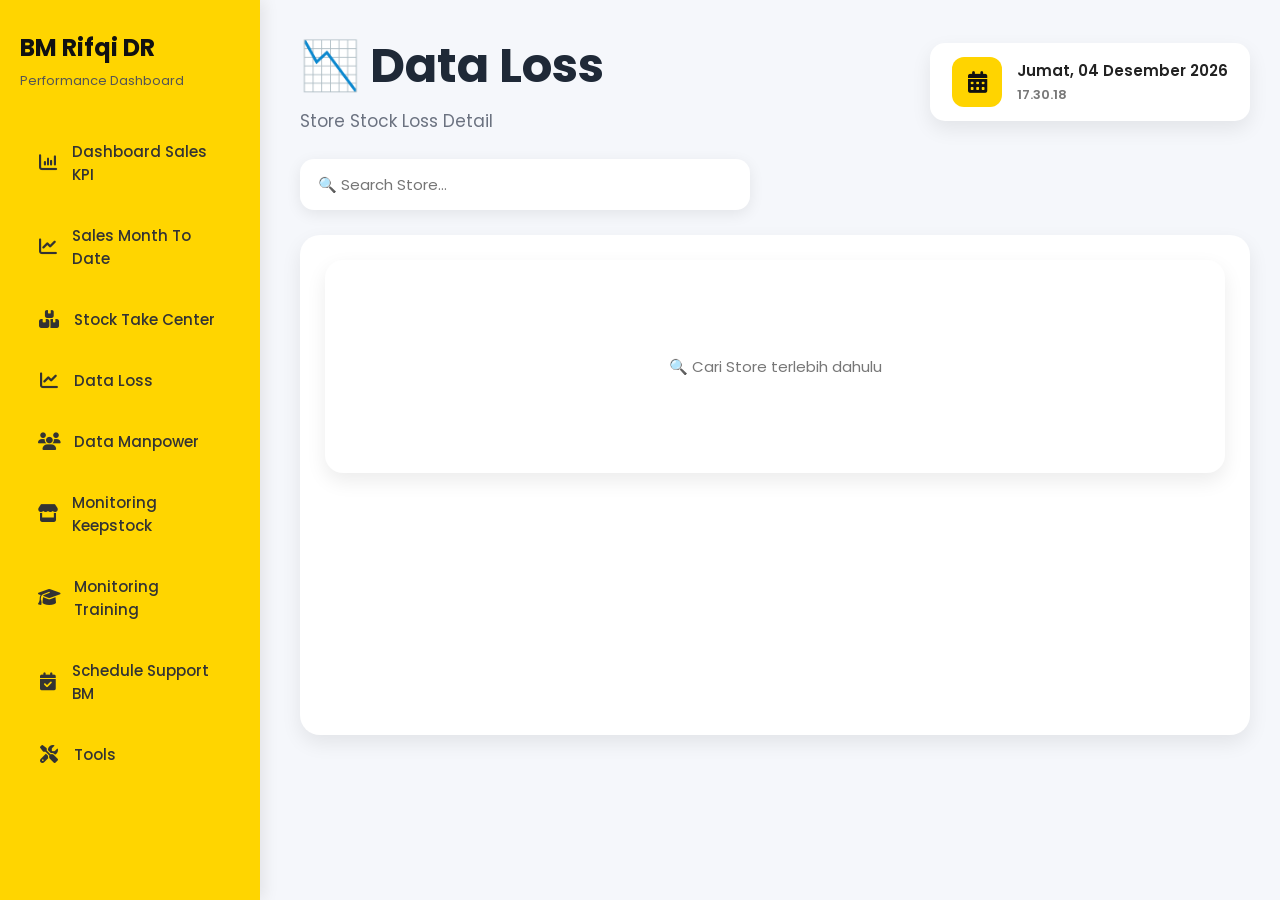
<file: data-loss.html>
<!DOCTYPE html>
<html lang="en">

<head>

    <meta charset="UTF-8">
    <meta name="viewport"
          content="width=device-width, initial-scale=1.0">

    <title>Data Loss</title>
    <link rel="icon" type="image/png" href="assets/icons/logo3.png?v=2">
    <!-- Global -->
    <link rel="stylesheet"
          href="css/style.css">

    <!-- Khusus -->
    <link rel="stylesheet"
          href="css/data-loss.css">

    <!-- Google Font -->
    <link href="https://fonts.googleapis.com/css2?family=Poppins:wght@300;400;500;600;700&display=swap"
          rel="stylesheet">

    <!-- Font Awesome -->
    <link rel="stylesheet"
          href="https://cdnjs.cloudflare.com/ajax/libs/font-awesome/6.5.2/css/all.min.css">

</head>

<body>

<!-- ===================================== -->
<!-- SIDEBAR -->
<!-- ===================================== -->

<div class="sidebar">

    <div class="logo">

        <h2>BM Rifqi DR</h2>

        <span>Performance Dashboard</span>

    </div>

    <ul>

        <li onclick="location.href='index.html'">

            <i class="fa-solid fa-chart-column"></i>

            Dashboard Sales KPI

        </li>


        <li onclick="location.href='mtd.html'">

            <i class="fa-solid fa-chart-line"></i>

            Sales Month To Date

        </li>


        <li onclick="location.href='stockloss.html'">

            <i class="fa-solid fa-boxes-stacked"></i>

            Stock Take Center

        </li>


        <li onclick="location.href='data-loss.html'">

            <i class="fa-solid fa-chart-line"></i>

            Data Loss

        </li>


        <li onclick="location.href='manpower.html'">

            <i class="fa-solid fa-users"></i>

            Data Manpower

        </li>


        <li onclick="location.href='keepstock.html'">

            <i class="fa-solid fa-store"></i>

            Monitoring Keepstock

        </li>


        <li onclick="location.href='training.html'">

            <i class="fa-solid fa-graduation-cap"></i>

            Monitoring Training

        </li>
                <!-- SCHEDULE SUPPORT -->

        <li onclick="location.href='schedule-support.html'">

            <i class="fa-solid fa-calendar-check"></i>

            Schedule Support BM

        </li>


        <li onclick="location.href='tools.html'">

            <i class="fa-solid fa-screwdriver-wrench"></i>

            Tools

        </li>

    </ul>

</div>

<!-- ===================================== -->
<!-- MAIN -->
<!-- ===================================== -->

<div class="main">

    <!-- HEADER -->

    <div class="header">

        <div>

            <h1>📉 Data Loss</h1>

            <p>Store Stock Loss Detail</p>

        </div>

        <div class="today">

            <div class="today-icon">

                <i class="fa-solid fa-calendar-days"></i>

            </div>

            <div class="today-info">

                <span id="todayDate"></span>

                <small id="todayTime"></small>

            </div>

        </div>

    </div>

    <!-- SEARCH -->

    <div class="search-box">

        <input
            id="searchLoss"
            type="text"
            placeholder="🔍 Search Store..."
            autocomplete="off">

        <div
            id="lossSuggestion"
            class="suggestion-box">

        </div>

    </div>

    <!-- CONTENT -->

    <div id="lossContent">

        <div class="table-box">

            <div class="empty-box">

                🔍 Cari Store terlebih dahulu

            </div>

        </div>

    </div>

</div>

<!-- ===================================== -->
<!-- LOADING -->
<!-- ===================================== -->

<div
    id="loadingOverlay"
    class="loading-overlay">

    <div class="loading-card">

        <div class="spinner"></div>

        <p>Kela euy...</p>

    </div>

</div>

<!-- JS -->

<script src="js/helper.js"></script>
<script src="js/data-loss.js"></script>

</body>

</html>
</file>
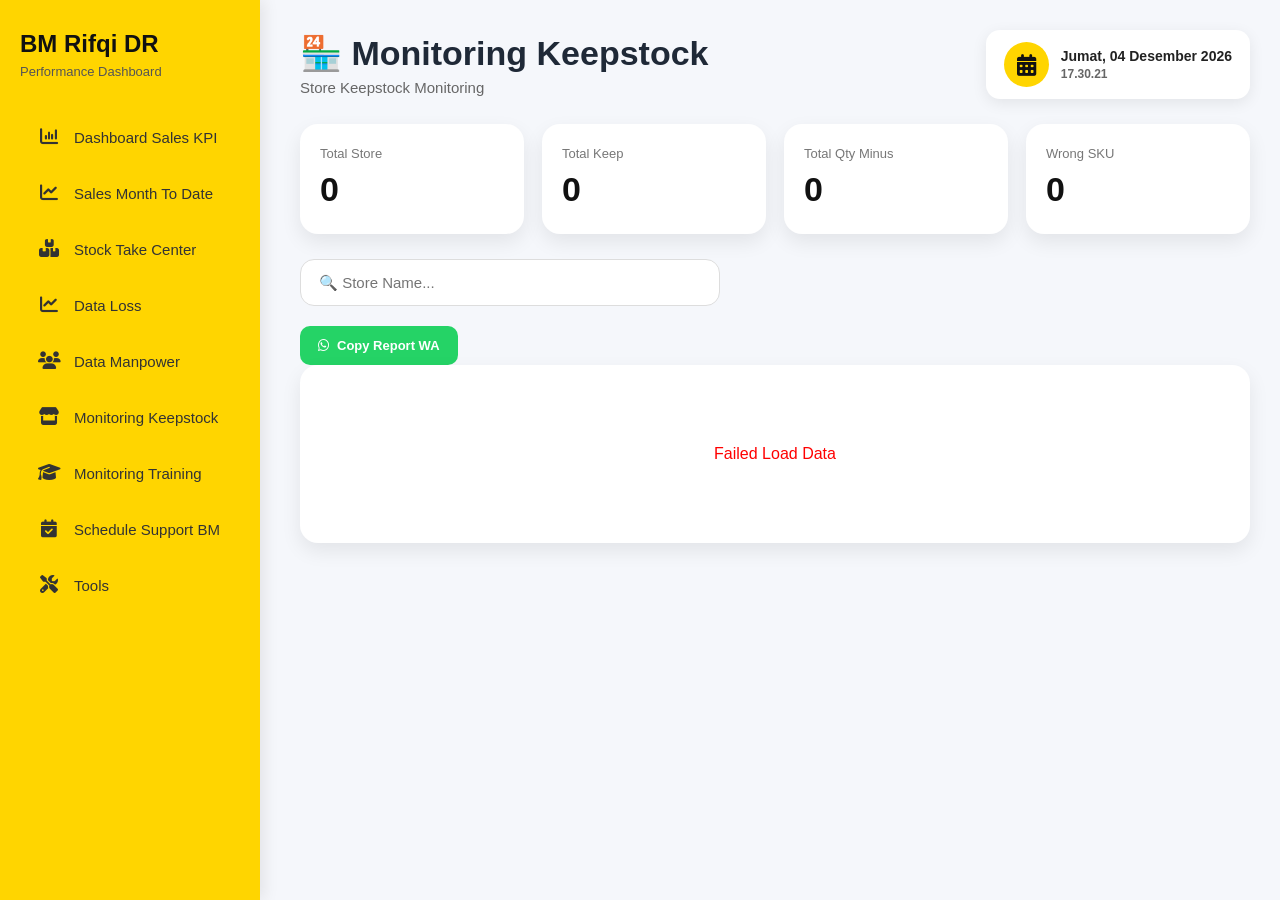
<file: keepstock.html>
<!DOCTYPE html>
<html lang="en">

<head>

<meta charset="UTF-8">
<meta name="viewport" content="width=device-width, initial-scale=1">

<title>Monitoring Keepstock</title>
<link rel="icon" type="image/png" href="assets/icons/logo3.png?v=2">

<link rel="stylesheet" href="css/style.css">
<link rel="stylesheet" href="css/keepstock.css">

<link rel="stylesheet"
href="https://cdnjs.cloudflare.com/ajax/libs/font-awesome/6.5.2/css/all.min.css">

</head>

<body>

<!-- ========================= -->
<!-- SIDEBAR -->
<!-- ========================= -->

<div class="sidebar">

    <div class="logo">

        <h2>BM Rifqi DR</h2>

        <span>Performance Dashboard</span>

    </div>

    <ul>

        <li onclick="location.href='index.html'">

            <i class="fa-solid fa-chart-column"></i>

            Dashboard Sales KPI

        </li>


        <li onclick="location.href='mtd.html'">

            <i class="fa-solid fa-chart-line"></i>

            Sales Month To Date

        </li>


        <li onclick="location.href='stockloss.html'">

            <i class="fa-solid fa-boxes-stacked"></i>

            Stock Take Center

        </li>


        <li onclick="location.href='data-loss.html'">

            <i class="fa-solid fa-chart-line"></i>

            Data Loss

        </li>


        <li onclick="location.href='manpower.html'">

            <i class="fa-solid fa-users"></i>

            Data Manpower

        </li>


        <li onclick="location.href='keepstock.html'">

            <i class="fa-solid fa-store"></i>

            Monitoring Keepstock

        </li>


        <!-- MONITORING TRAINING -->

        <li onclick="location.href='training.html'">

            <i class="fa-solid fa-graduation-cap"></i>

            Monitoring Training

        </li>

                <!-- SCHEDULE SUPPORT -->

        <li onclick="location.href='schedule-support.html'">

            <i class="fa-solid fa-calendar-check"></i>

            Schedule Support BM

        </li>


        <li onclick="location.href='tools.html'">

            <i class="fa-solid fa-screwdriver-wrench"></i>

            Tools

        </li>

    </ul>

</div>

<!-- ========================= -->
<!-- MAIN -->
<!-- ========================= -->

<div class="main">

    <div class="header">

        <div>

            <h1>🏪 Monitoring Keepstock</h1>

            <p>Store Keepstock Monitoring</p>

        </div>

        <div class="today">

            <div class="today-icon">

                <i class="fa-solid fa-calendar-days"></i>

            </div>

            <div class="today-info">

                <span id="todayDate"></span>

                <small id="todayTime"></small>

            </div>

        </div>

    </div>
        <!-- KPI -->

    <div class="cards">

        <div class="card">

            <small>Total Store</small>

            <h2 id="totalStore">0</h2>

        </div>

        <div class="card">

            <small>Total Keep</small>

            <h2 id="totalKeep">0</h2>

        </div>

        <div class="card">

            <small>Total Qty Minus</small>

            <h2 id="totalMinus">0</h2>

        </div>

        <div class="card">

            <small>Wrong SKU</small>

            <h2 id="totalWrongSku">0</h2>

        </div>

    </div>

    <!-- SEARCH -->

    <div class="search-box">

        <input
            type="text"
            id="searchKeepstock"
            placeholder="🔍 Store Name..."
            autocomplete="off">

    </div>
    <button
    type="button"
    class="btn-copy-report"
    onclick="copyKeepstockReport()"
>
    <i class="fa-brands fa-whatsapp"></i>
    Copy Report WA
</button>

    <!-- CONTENT -->

    <div id="keepstockContent">

        <div class="table-box">

            <div style="padding:60px;text-align:center;color:#777;">

                Kela Euy...

            </div>

        </div>

    </div>

</div>

<!-- LOADING -->

<div id="loadingOverlay" class="loading-overlay">

    <div class="loading-card">

        <div class="spinner"></div>

        <p>Kela Euy...</p>

    </div>

</div>

<script src="js/keepstock.js"></script>

</body>

</html>
</file>
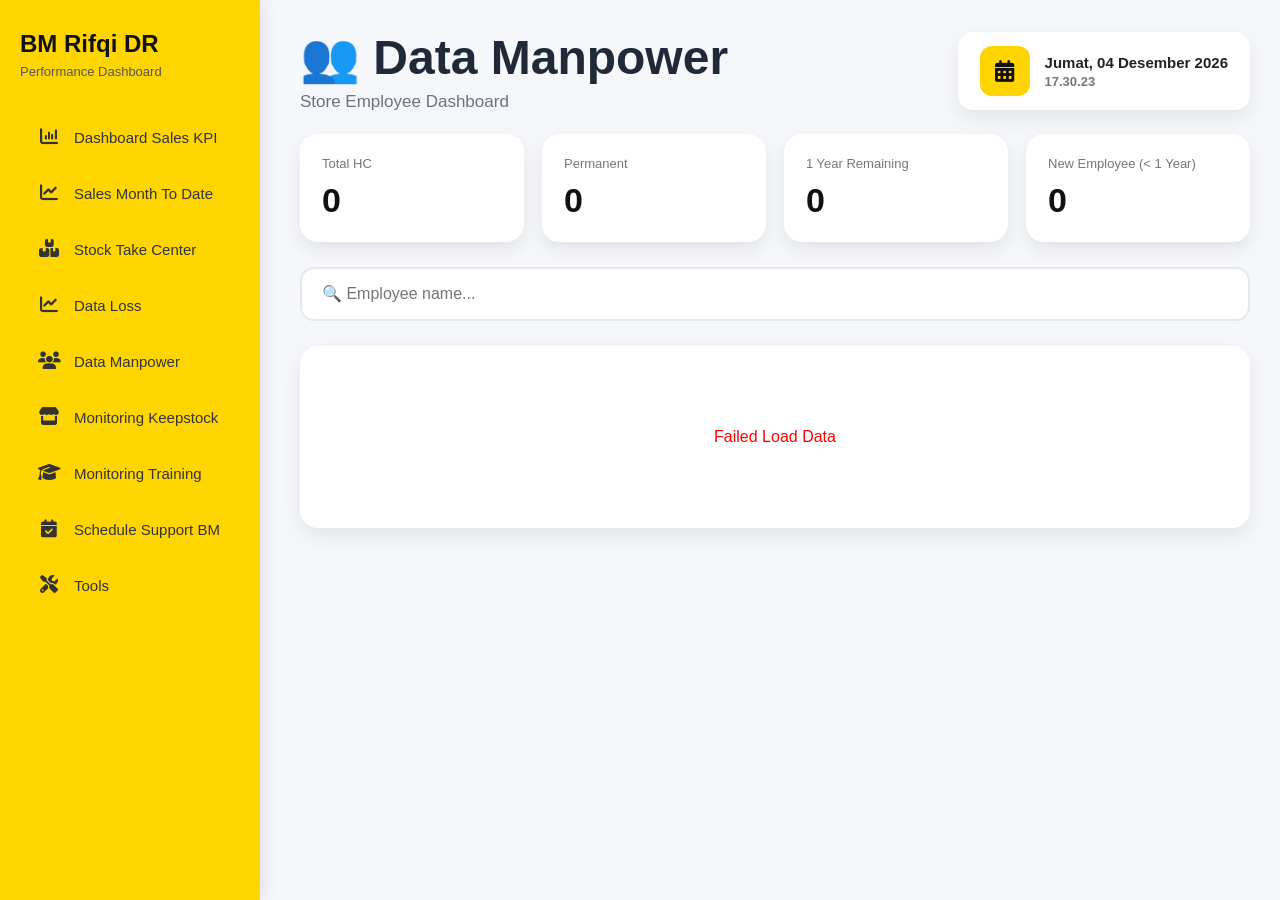
<file: manpower.html>
<!DOCTYPE html>
<html lang="en">

<head>

<meta charset="UTF-8">
<meta name="viewport" content="width=device-width, initial-scale=1">

<title>Data Manpower</title>
<link rel="icon" type="image/png" href="assets/icons/logo3.png?v=2">

<link rel="stylesheet" href="css/style.css">
<link rel="stylesheet" href="css/manpower.css">

<link rel="stylesheet"
href="https://cdnjs.cloudflare.com/ajax/libs/font-awesome/6.5.2/css/all.min.css">

</head>

<body>

<!-- ========================= -->
<!-- SIDEBAR -->
<!-- ========================= -->

<div class="sidebar">

    <div class="logo">

        <h2>BM Rifqi DR</h2>

        <span>Performance Dashboard</span>

    </div>

    <ul>

        <li onclick="location.href='index.html'">

            <i class="fa-solid fa-chart-column"></i>

            Dashboard Sales KPI

        </li>


        <li onclick="location.href='mtd.html'">

            <i class="fa-solid fa-chart-line"></i>

            Sales Month To Date

        </li>


        <li onclick="location.href='stockloss.html'">

            <i class="fa-solid fa-boxes-stacked"></i>

            Stock Take Center

        </li>


        <li onclick="location.href='data-loss.html'">

            <i class="fa-solid fa-chart-line"></i>

            Data Loss

        </li>


        <li onclick="location.href='manpower.html'">

            <i class="fa-solid fa-users"></i>

            Data Manpower

        </li>


        <li onclick="location.href='keepstock.html'">

            <i class="fa-solid fa-store"></i>

            Monitoring Keepstock

        </li>


        <!-- MONITORING TRAINING -->

        <li onclick="location.href='training.html'">

            <i class="fa-solid fa-graduation-cap"></i>

            Monitoring Training

        </li>

                <!-- SCHEDULE SUPPORT -->

        <li onclick="location.href='schedule-support.html'">

            <i class="fa-solid fa-calendar-check"></i>

            Schedule Support BM

        </li>


        <li onclick="location.href='tools.html'">

            <i class="fa-solid fa-screwdriver-wrench"></i>

            Tools

        </li>

    </ul>

</div>

<!-- ========================= -->
<!-- MAIN -->
<!-- ========================= -->

<div class="main">

<div class="header">

    <div>

        <h1>👥 Data Manpower</h1>

        <p>Store Employee Dashboard</p>

    </div>

    <div class="today">

        <div class="today-icon">

            <i class="fa-solid fa-calendar-days"></i>

        </div>

        <div class="today-info">

            <span id="todayDate"></span>

            <small id="todayTime"></small>

        </div>

    </div>

</div>

<!-- KPI -->

<div class="cards">

    <div class="card">

        <small>Total HC</small>

        <h2 id="totalHC">0</h2>

    </div>

    <div class="card">

        <small>Permanent</small>

        <h2 id="permanentHC">0</h2>

    </div>

    <div class="card">

        <small>1 Year Remaining</small>

        <h2 id="contractHC">0</h2>

    </div>

    <div class="card">

        <small>New Employee (< 1 Year)</small>

        <h2 id="expiredHC">0</h2>

    </div>

</div>

<!-- SEARCH -->

<div class="search-box">

<input
type="text"
id="searchEmployee"
placeholder="🔍 Employee name..."
autocomplete="off">

<div id="storeSuggestion"
class="suggestion-box"></div>

</div>

<!-- TABLE -->

<div id="manpowerContent">

<div class="table-box">

<div style="padding:60px;text-align:center;color:#777">

🔍 Cari Store terlebih dahulu

</div>

</div>

</div>

</div>

<!-- LOADING -->

<div id="loadingOverlay" class="loading-overlay">

<div class="loading-card">

<div class="spinner"></div>

<p>Kela Euy...</p>

</div>

</div>

<script src="js/manpower.js"></script>

</body>

</html>
</file>
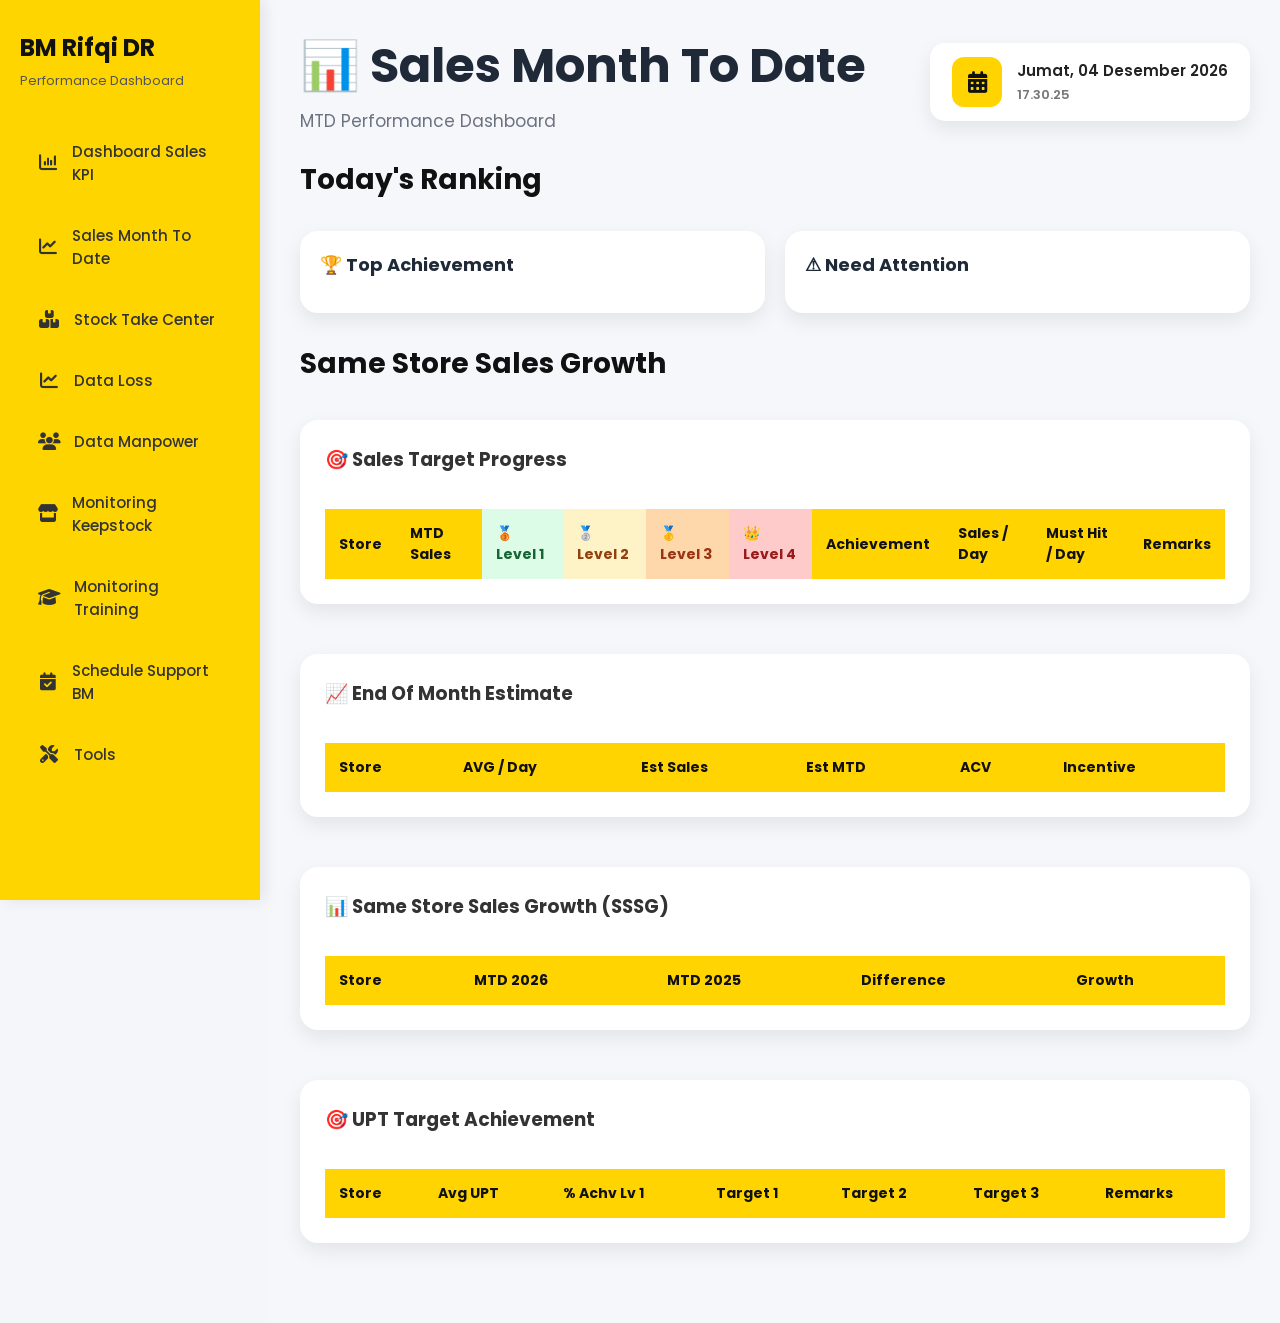
<file: mtd.html>
<!DOCTYPE html>
<html lang="id">

<head>

    <meta charset="UTF-8">
    <meta name="viewport" content="width=device-width, initial-scale=1.0">

    <title>Sales Month To Date</title>
    <link rel="icon" type="image/png" href="assets/icons/logo3.png?v=2">

    <link rel="stylesheet" href="css/style.css">

    <link href="https://fonts.googleapis.com/css2?family=Poppins:wght@300;400;500;600;700&display=swap"
        rel="stylesheet">

    <link rel="stylesheet"
        href="https://cdnjs.cloudflare.com/ajax/libs/font-awesome/6.5.2/css/all.min.css">

</head>

<body>


    <!-- ========================= -->
    <!-- SIDEBAR -->
    <!-- ========================= -->

<div class="sidebar">

    <div class="logo">

        <h2>BM Rifqi DR</h2>

        <span>Performance Dashboard</span>

    </div>

    <ul>

        <li onclick="location.href='index.html'">

            <i class="fa-solid fa-chart-column"></i>

            Dashboard Sales KPI

        </li>


        <li onclick="location.href='mtd.html'">

            <i class="fa-solid fa-chart-line"></i>

            Sales Month To Date

        </li>


        <li onclick="location.href='stockloss.html'">

            <i class="fa-solid fa-boxes-stacked"></i>

            Stock Take Center

        </li>


        <li onclick="location.href='data-loss.html'">

            <i class="fa-solid fa-chart-line"></i>

            Data Loss

        </li>


        <li onclick="location.href='manpower.html'">

            <i class="fa-solid fa-users"></i>

            Data Manpower

        </li>


        <li onclick="location.href='keepstock.html'">

            <i class="fa-solid fa-store"></i>

            Monitoring Keepstock

        </li>


        <!-- MONITORING TRAINING -->

        <li onclick="location.href='training.html'">

            <i class="fa-solid fa-graduation-cap"></i>

            Monitoring Training

        </li>

                <!-- SCHEDULE SUPPORT -->

        <li onclick="location.href='schedule-support.html'">

            <i class="fa-solid fa-calendar-check"></i>

            Schedule Support BM

        </li>


        <li onclick="location.href='tools.html'">

            <i class="fa-solid fa-screwdriver-wrench"></i>

            Tools

        </li>

    </ul>

</div>

    <!-- ========================= -->
    <!-- MAIN -->
    <!-- ========================= -->

    <div class="main">

        <!-- HEADER -->

        <div class="header">

            <div>

                <h1>📊 Sales Month To Date</h1>

                <p>MTD Performance Dashboard</p>

            </div>

            <div class="today">

                <div class="today-icon">

                    <i class="fa-solid fa-calendar-days"></i>

                </div>

                <div class="today-info">

                    <span id="todayDate"></span>

                    <small id="todayTime"></small>

                </div>

            </div>

        </div>

        <!-- FILTER -->

        
        <!-- KPI -->

<!-- KPI -->







<h2 class="section-title">

Today's Ranking

</h2>

<div class="ranking-grid">

    <div class="ranking-card">

        <h3>🏆 Top Achievement</h3>

        <div id="topRanking"></div>

    </div>

    <div class="ranking-card">

        <h3>⚠ Need Attention</h3>

        <div id="lowRanking"></div>

    </div>

</div>


<h2 class="section-title">

Same Store Sales Growth

</h2>

<div id="sssgContainer" class="store-grid">

</div>
<div class="table-box">

    <h3>🎯 Sales Target Progress</h3>

    <table>

        <thead>

    <tr>

    <th>Store</th>
    <th>MTD Sales</th>
    <th class="lv1-header">🥉 Level 1</th>
<th class="lv2-header">🥈 Level 2</th>
<th class="lv3-header">🥇 Level 3</th>
<th class="lv4-header">👑 Level 4</th>
    <th>Achievement</th>
    <th>Sales / Day</th>
    <th>Must Hit / Day</th>
    <th>Remarks</th>

</tr>

        </thead>

        <tbody id="targetTable">

        </tbody>

    </table>

</div>



<!-- ========================= -->
<!-- ESTIMATE -->
<!-- ========================= -->

<div class="table-box">

    <h3>📈 End Of Month Estimate</h3>

    <table>

        <thead>

            <tr>

                <th>Store</th>
                <th>AVG / Day</th>
                <th>Est Sales</th>
                <th>Est MTD</th>
                <th>ACV</th>
                <th>Incentive</th>

            </tr>

        </thead>

        <tbody id="estimateTable">

        </tbody>

    </table>

</div>



<!-- ========================= -->
<!-- SSSG -->
<!-- ========================= -->

<div class="table-box">

    <h3>📊 Same Store Sales Growth (SSSG)</h3>

    <table>

        <thead>

            <tr>

                <th>Store</th>
                <th>MTD 2026</th>
                <th>MTD 2025</th>
                <th>Difference</th>
                <th>Growth</th>

            </tr>

        </thead>

        <tbody id="sssgTable">

        </tbody>

    </table>

</div>
<!-- ========================= -->
<!-- UPT TARGET -->
<!-- ========================= -->

<div class="table-box">

    <h3>🎯 UPT Target Achievement</h3>

    <table>

        <thead>

            <tr>

                <th>Store</th>
                <th>Avg UPT</th>
                <th>% Achv Lv 1</th>
                <th>Target 1</th>
                <th>Target 2</th>
                <th>Target 3</th>
                <th>Remarks</th>

            </tr>

        </thead>

        <tbody id="uptTable">

        </tbody>

    </table>

</div>
        <!-- ========================= -->
        <!-- FOOTER -->
        <!-- ========================= -->

    </div>

    <!-- ========================= -->
    <!-- SCRIPT -->
    <!-- ========================= -->

    <script src="js/helper.js"></script>

    <!-- Script khusus halaman MTD -->
    <script src="js/mtd.js"></script>
    <div id="loadingOverlay" class="loading-overlay">

    <div class="loading-card">

        <div class="spinner"></div>

        <p>Kela Euy...</p>

    </div>

</div>
<div id="loadingOverlay" class="loading-overlay">

    <div class="loading-card">

        <div class="spinner"></div>

        <p>Kela Euy...</p>

    </div>

</div>

</body>

</html>
</file>
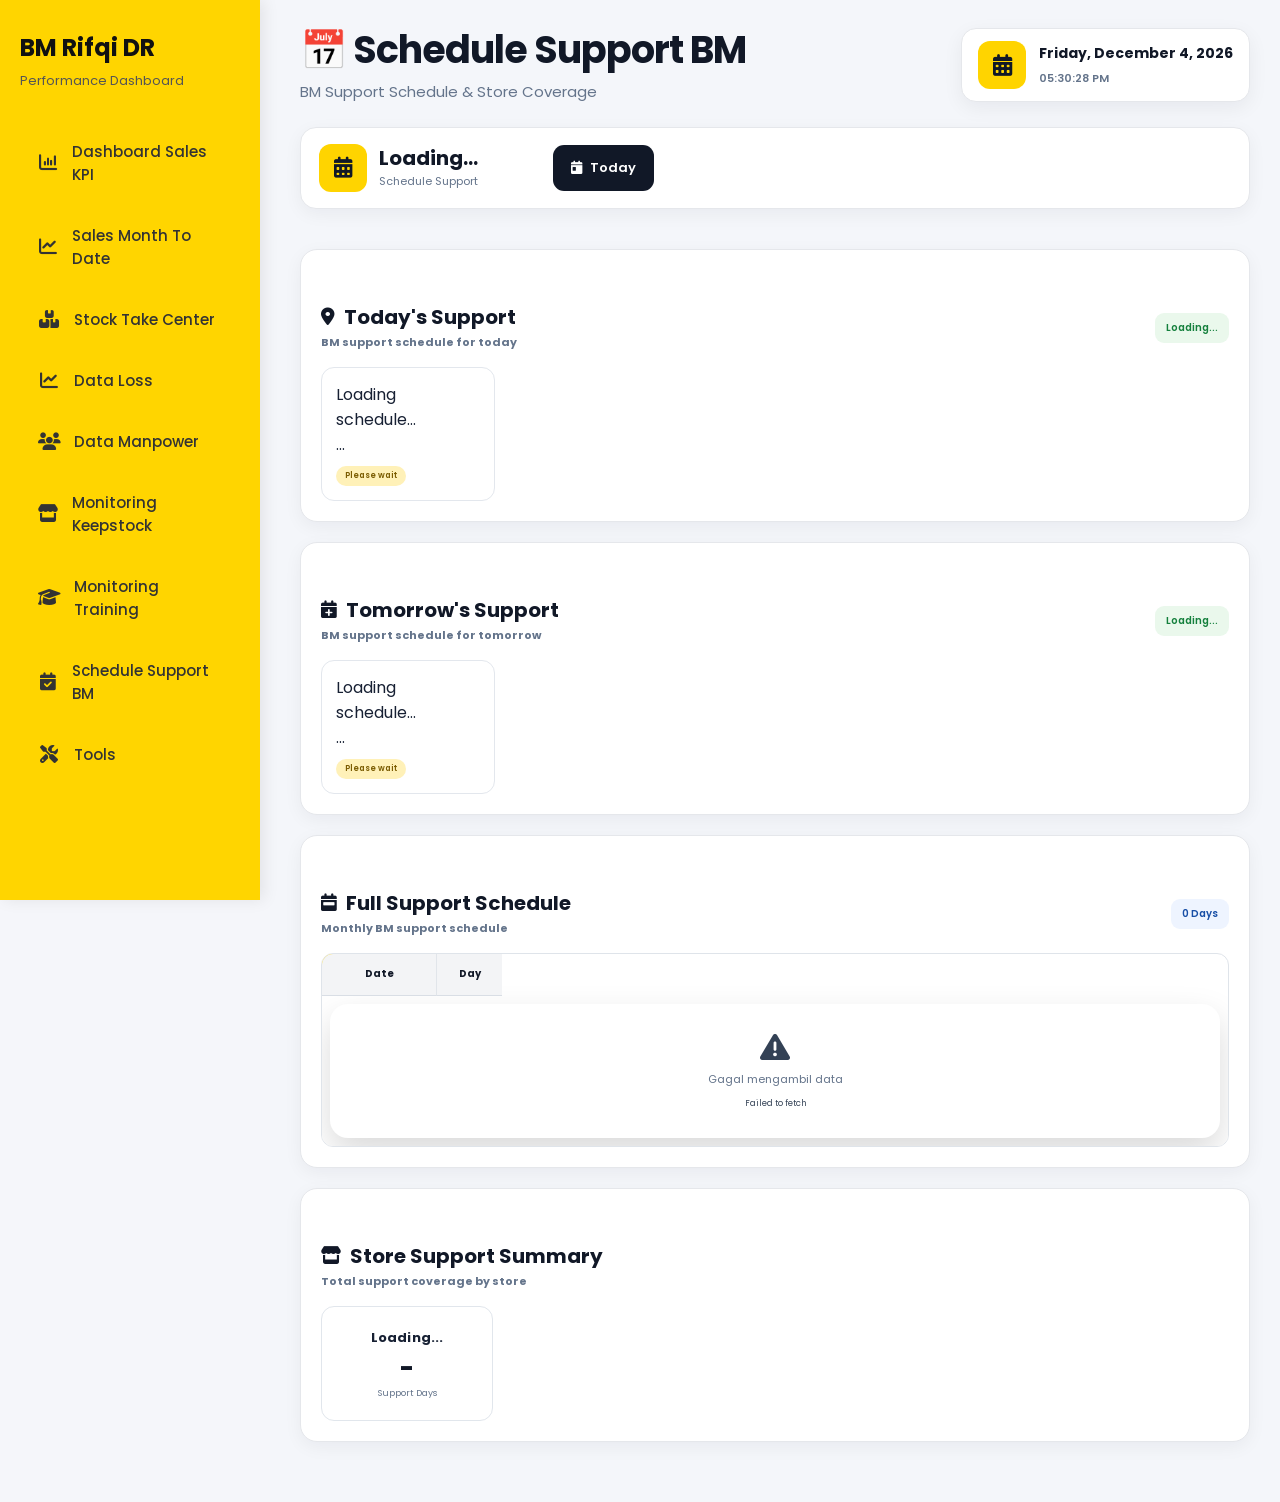
<file: schedule-support.html>
<!DOCTYPE html>
<html lang="en">

<head>

    <meta charset="UTF-8">

    <meta
        name="viewport"
        content="width=device-width, initial-scale=1.0"
    >

    <title>Schedule Support BM</title>

    <!-- FAVICON -->
    <link
        rel="icon"
        type="image/png"
        href="assets/icons/logo3.png?v=2"
    >

    <!-- MAIN WEBSITE CSS -->
    <link
        rel="stylesheet"
        href="css/style.css"
    >

    <!-- SCHEDULE SUPPORT CSS -->
    <link
        rel="stylesheet"
        href="css/schedule-support.css"
    >

    <!-- POPPINS -->
    <link
        href="https://fonts.googleapis.com/css2?family=Poppins:wght@300;400;500;600;700&display=swap"
        rel="stylesheet"
    >

    <!-- FONT AWESOME -->
    <link
        rel="stylesheet"
        href="https://cdnjs.cloudflare.com/ajax/libs/font-awesome/6.5.2/css/all.min.css"
    >

</head>


<body>


<!-- =========================================================
     SIDEBAR
========================================================= -->

<div class="sidebar">


    <!-- LOGO -->

    <div class="logo">

        <h2>
            BM Rifqi DR
        </h2>

        <span>
            Performance Dashboard
        </span>

    </div>


    <!-- MENU -->

    <ul>


        <!-- DASHBOARD SALES KPI -->

        <li onclick="location.href='index.html'">

            <i class="fa-solid fa-chart-column"></i>

            Dashboard Sales KPI

        </li>


        <!-- SALES MTD -->

        <li onclick="location.href='mtd.html'">

            <i class="fa-solid fa-chart-line"></i>

            Sales Month To Date

        </li>


        <!-- STOCK TAKE -->

        <li onclick="location.href='stockloss.html'">

            <i class="fa-solid fa-boxes-stacked"></i>

            Stock Take Center

        </li>


        <!-- DATA LOSS -->

        <li onclick="location.href='data-loss.html'">

            <i class="fa-solid fa-chart-line"></i>

            Data Loss

        </li>


        <!-- MANPOWER -->

        <li onclick="location.href='manpower.html'">

            <i class="fa-solid fa-users"></i>

            Data Manpower

        </li>


        <!-- KEEPSTOCK -->

        <li onclick="location.href='keepstock.html'">

            <i class="fa-solid fa-store"></i>

            Monitoring Keepstock

        </li>


        <!-- TRAINING -->

        <li onclick="location.href='training.html'">

            <i class="fa-solid fa-graduation-cap"></i>

            Monitoring Training

        </li>


        <!-- SCHEDULE SUPPORT -->

        <li onclick="location.href='schedule-support.html'">

            <i class="fa-solid fa-calendar-check"></i>

            Schedule Support BM

        </li>


        <!-- TOOLS -->

        <li onclick="location.href='tools.html'">

            <i class="fa-solid fa-screwdriver-wrench"></i>

            Tools

        </li>


    </ul>

</div>



<!-- =========================================================
     MAIN CONTENT
========================================================= -->

<main class="main">


    <!-- =====================================================
         HEADER
    ===================================================== -->

    <div class="header">


        <!-- TITLE -->

        <div>

            <h1>
                📅 Schedule Support BM
            </h1>

            <p>
                BM Support Schedule & Store Coverage
            </p>

        </div>


        <!-- TODAY -->

        <div class="today">


            <div class="today-icon">

                <i class="fa-solid fa-calendar-days"></i>

            </div>


            <div class="today-info">

                <span id="todayDate">
                    Loading...
                </span>

                <small id="todayTime">
                    Loading...
                </small>

            </div>


        </div>


    </div>



    <!-- =====================================================
         MONTH FILTER
    ===================================================== -->

    <div class="schedule-filter">


        <!-- PREVIOUS MONTH -->

        <button
            type="button"
            id="btnPrevMonth"
            class="nav-month-btn"
            title="Previous Month"
        >

            <i class="fa-solid fa-chevron-left"></i>

        </button>



        <!-- CURRENT MONTH -->

        <div class="current-month">


            <i class="fa-solid fa-calendar-days"></i>


            <div>

                <strong id="currentMonth">
                    Loading...
                </strong>

                <small id="currentMonthInfo">
                    Schedule Support
                </small>

            </div>


        </div>



        <!-- NEXT MONTH -->

        <button
            type="button"
            id="btnNextMonth"
            class="nav-month-btn"
            title="Next Month"
        >

            <i class="fa-solid fa-chevron-right"></i>

        </button>



        <!-- TODAY -->

        <button
            type="button"
            id="btnToday"
            class="today-btn"
        >

            <i class="fa-solid fa-calendar-day"></i>

            Today

        </button>


    </div>



    <!-- =====================================================
         KPI BM
    ===================================================== -->

    <div
        class="schedule-kpi"
        id="scheduleKPI"
    >

        <!--
            CARD AKAN DIBUAT OTOMATIS
            OLEH schedule-support.js
        -->

    </div>



    <!-- =====================================================
         TODAY SUPPORT
    ===================================================== -->

    <div class="today-support-section">


        <!-- SECTION HEADER -->

        <div class="section-title">


            <div>

                <h2>

                    <i class="fa-solid fa-location-dot"></i>

                    Today's Support

                </h2>


                <p>
                    BM support schedule for today
                </p>

            </div>


            <div
                class="today-status"
                id="todayStatus"
            >

                Loading...

            </div>


        </div>



        <!-- TODAY SUPPORT CARDS -->

        <div
            class="today-support-grid"
            id="todaySupportGrid"
        >


            <!-- LOADING -->

            <div class="support-card">


                <span class="bm-name">
                    Loading schedule...
                </span>


                <span class="store-name">
                    ...
                </span>


                <span class="support-label">
                    Please wait
                </span>


            </div>


        </div>


    </div>
    <!-- =====================================================
     TOMORROW SUPPORT
===================================================== -->

<div class="today-support-section">

    <!-- SECTION HEADER -->

    <div class="section-title">

        <div>

            <h2>
                <i class="fa-solid fa-calendar-plus"></i>
                Tomorrow's Support
            </h2>

            <p>
                BM support schedule for tomorrow
            </p>

        </div>


        <div
            class="today-status"
            id="tomorrowStatus"
        >
            Loading...
        </div>

    </div>


    <!-- TOMORROW SUPPORT CARDS -->

    <div
        class="today-support-grid"
        id="tomorrowSupportGrid"
    >

        <div class="support-card">

            <span class="bm-name">
                Loading schedule...
            </span>

            <span class="store-name">
                ...
            </span>

            <span class="support-label">
                Please wait
            </span>

        </div>

    </div>

</div>



    <!-- =====================================================
         FULL SCHEDULE
    ===================================================== -->

    <div class="schedule-section">


        <!-- SECTION HEADER -->

        <div class="section-title">


            <div>

                <h2>

                    <i class="fa-solid fa-calendar-week"></i>

                    Full Support Schedule

                </h2>


                <p>
                    Monthly BM support schedule
                </p>

            </div>


            <div
                class="schedule-count"
                id="scheduleCount"
            >

                0 Days

            </div>


        </div>



        <!-- TABLE -->

        <div class="schedule-table-wrapper">


            <table
                class="schedule-table"
                id="scheduleTable"
            >


                <!-- TABLE HEADER -->

                <thead>

                    <tr id="scheduleHeader">


                        <th>
                            Date
                        </th>


                        <th>
                            Day
                        </th>


                        <!--
                            HEADER BM
                            AKAN DIBUAT JS
                        -->


                    </tr>

                </thead>



                <!-- TABLE BODY -->

                <tbody
                    id="scheduleBody"
                >


                    <tr>


                        <td
                            colspan="10"
                            class="loading-cell"
                        >


                            <div class="loading-card">


                                <div class="spinner"></div>


                                <p>
                                    Kela Euy...
                                </p>


                            </div>


                        </td>


                    </tr>


                </tbody>


            </table>


        </div>


    </div>



    <!-- =====================================================
         STORE SUMMARY
    ===================================================== -->

    <div class="store-summary-section">


        <!-- SECTION HEADER -->

        <div class="section-title">


            <div>

                <h2>

                    <i class="fa-solid fa-store"></i>

                    Store Support Summary

                </h2>


                <p>
                    Total support coverage by store
                </p>

            </div>


        </div>



        <!-- STORE CARDS -->

        <div
            class="store-summary-grid"
            id="storeSummaryGrid"
        >


            <!--
                STORE SUMMARY
                AKAN DIBUAT JS
            -->


            <div class="store-summary-card">


                <span>
                    Loading...
                </span>


                <strong>
                    -
                </strong>


                <small>
                    Support Days
                </small>


            </div>


        </div>


    </div>


</main>




<!-- =========================================================
     JAVASCRIPT
========================================================= -->

<script
    src="js/schedule-support.js"
></script>


</body>

</html>
</file>
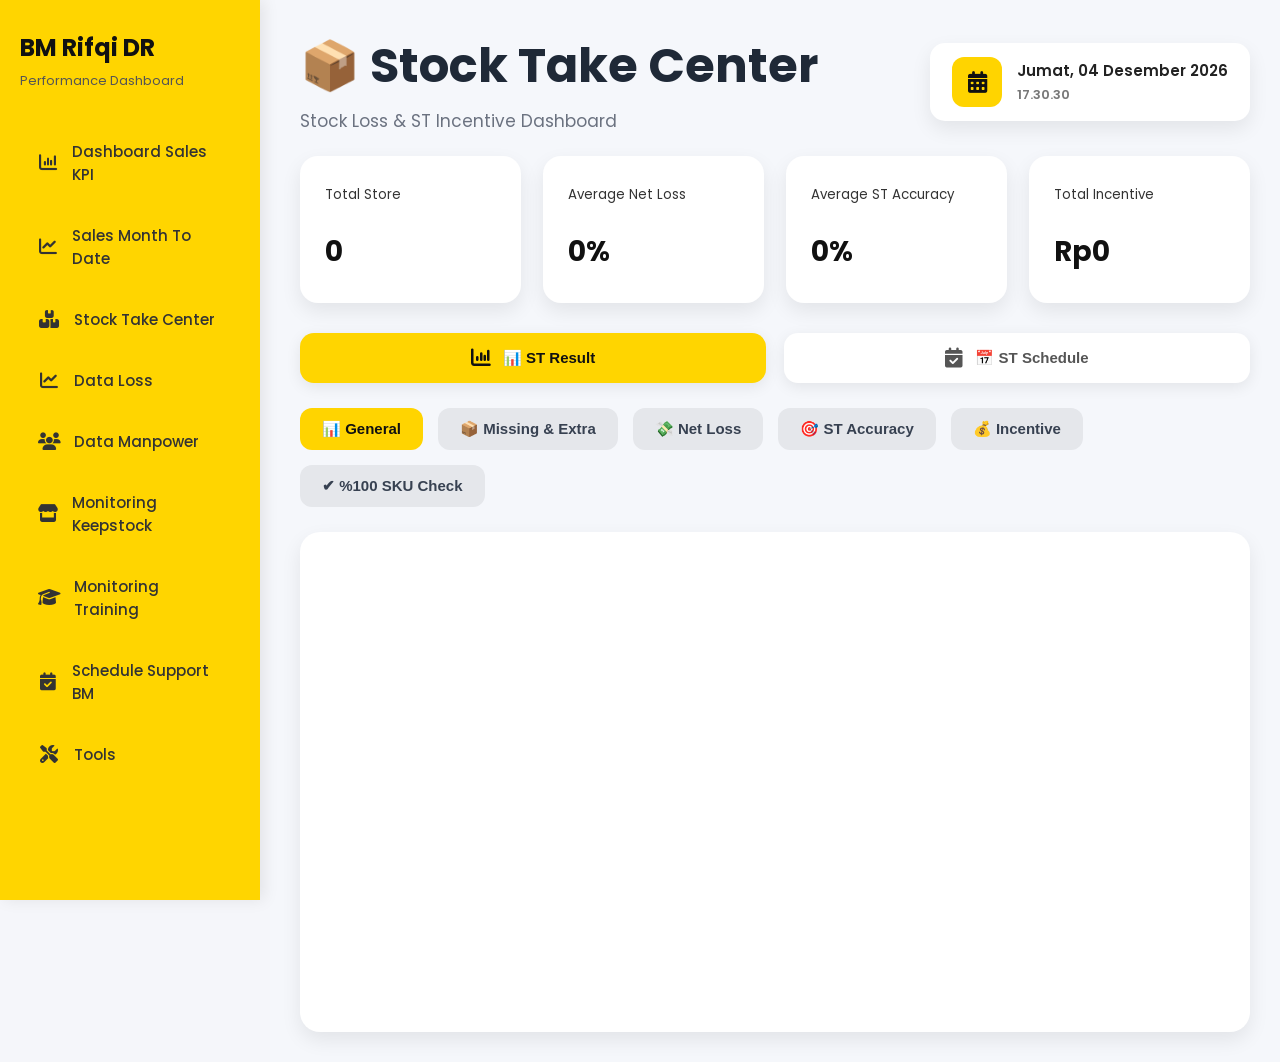
<file: stockloss.html>
<!DOCTYPE html>
<html lang="id">

<head>

    <meta charset="UTF-8">

    <meta name="viewport" content="width=device-width, initial-scale=1.0">

    <title>Stock Take Center</title>
    <link rel="icon" type="image/png" href="assets/icons/logo3.png?v=2">

    <!-- Global CSS -->
    <link rel="stylesheet" href="css/style.css">

    <!-- Khusus Stock Take -->
    <link rel="stylesheet" href="css/stockloss.css">

    <!-- Google Font -->
    <link href="https://fonts.googleapis.com/css2?family=Poppins:wght@300;400;500;600;700&display=swap"
        rel="stylesheet">

    <!-- Font Awesome -->
    <link rel="stylesheet"
        href="https://cdnjs.cloudflare.com/ajax/libs/font-awesome/6.5.2/css/all.min.css">

</head>

<body>

    <!-- ========================= -->
    <!-- SIDEBAR -->
    <!-- ========================= -->

<div class="sidebar">

    <div class="logo">

        <h2>BM Rifqi DR</h2>

        <span>Performance Dashboard</span>

    </div>

    <ul>

        <li onclick="location.href='index.html'">

            <i class="fa-solid fa-chart-column"></i>

            Dashboard Sales KPI

        </li>


        <li onclick="location.href='mtd.html'">

            <i class="fa-solid fa-chart-line"></i>

            Sales Month To Date

        </li>


        <li onclick="location.href='stockloss.html'">

            <i class="fa-solid fa-boxes-stacked"></i>

            Stock Take Center

        </li>


        <li onclick="location.href='data-loss.html'">

            <i class="fa-solid fa-chart-line"></i>

            Data Loss

        </li>


        <li onclick="location.href='manpower.html'">

            <i class="fa-solid fa-users"></i>

            Data Manpower

        </li>


        <li onclick="location.href='keepstock.html'">

            <i class="fa-solid fa-store"></i>

            Monitoring Keepstock

        </li>


        <!-- MONITORING TRAINING -->

        <li onclick="location.href='training.html'">

            <i class="fa-solid fa-graduation-cap"></i>

            Monitoring Training

        </li>

                <!-- SCHEDULE SUPPORT -->

        <li onclick="location.href='schedule-support.html'">

            <i class="fa-solid fa-calendar-check"></i>

            Schedule Support BM

        </li>


        <li onclick="location.href='tools.html'">

            <i class="fa-solid fa-screwdriver-wrench"></i>

            Tools

        </li>

    </ul>

</div>

    <!-- ========================= -->
    <!-- MAIN -->
    <!-- ========================= -->

    <div class="main">

        <!-- HEADER -->
<div class="header">

    <div>

        <h1>📦 Stock Take Center</h1>

        <p>Stock Loss & ST Incentive Dashboard</p>

    </div>

    <div class="today">

        <div class="today-icon">
            <i class="fa-solid fa-calendar-days"></i>
        </div>

        <div class="today-info">

            <span id="todayDate"></span>

            <small id="todayTime"></small>

        </div>

    </div>

</div>


        <!-- KPI -->

        <div class="cards">

            <div class="card">

                <small>Total Store</small>

                <h2 id="totalStore">0</h2>

            </div>

            <div class="card">

                <small>Average Net Loss</small>

                <h2 id="avgLoss">0%</h2>

            </div>

            <div class="card">

                <small>Average ST Accuracy</small>

                <h2 id="avgAccuracy">0%</h2>

            </div>

            <div class="card">

                <small>Total Incentive</small>

                <h2 id="totalIncentive">Rp0</h2>

            </div>

        </div>


        <!-- ========================= -->
        <!-- TAB MENU -->
        <!-- ========================= -->

<div class="main-tab-menu">

    <button class="main-tab-btn active" data-main="result">

        <i class="fa-solid fa-chart-column"></i>

        <span>📊 ST Result</span>


    <button class="main-tab-btn" data-main="schedule">

        <i class="fa-solid fa-calendar-check"></i>

        <span>📅 ST Schedule</span>

    </button>

</div>


<div class="sub-tabs" id="stResultTabs">

    <div class="tab-menu">

        <button class="tab-btn active" data-tab="general">
            📊 General
        </button>

        <button class="tab-btn" data-tab="missing">
            📦 Missing & Extra
        </button>

        <button class="tab-btn" data-tab="loss">
            💸 Net Loss
        </button>

        <button class="tab-btn" data-tab="accuracy">
            🎯 ST Accuracy
        </button>

        <button class="tab-btn" data-tab="incentive">
            💰 Incentive
        </button>

        <button class="tab-btn" data-tab="audit">
            ✔ %100 SKU Check
        </button>

    </div>

</div>



        <!-- ========================= -->
        <!-- SEARCH -->
        <!-- ========================= -->



        <!-- ========================= -->
        <!-- CONTENT -->
        <!-- ========================= -->

        <div id="tabContent">

            <!-- Akan diisi oleh stockloss.js -->

        </div>

    </div>



<div id="loadingOverlay" class="loading-overlay">

    <div class="loading-card">

        <div class="spinner"></div>

        <p>Kela Euy...</p>

    </div>

</div>
    <!-- JS -->
    <script src="js/helper.js"></script>
    <script src="js/stockloss.js"></script>
</body>

</html>
</file>
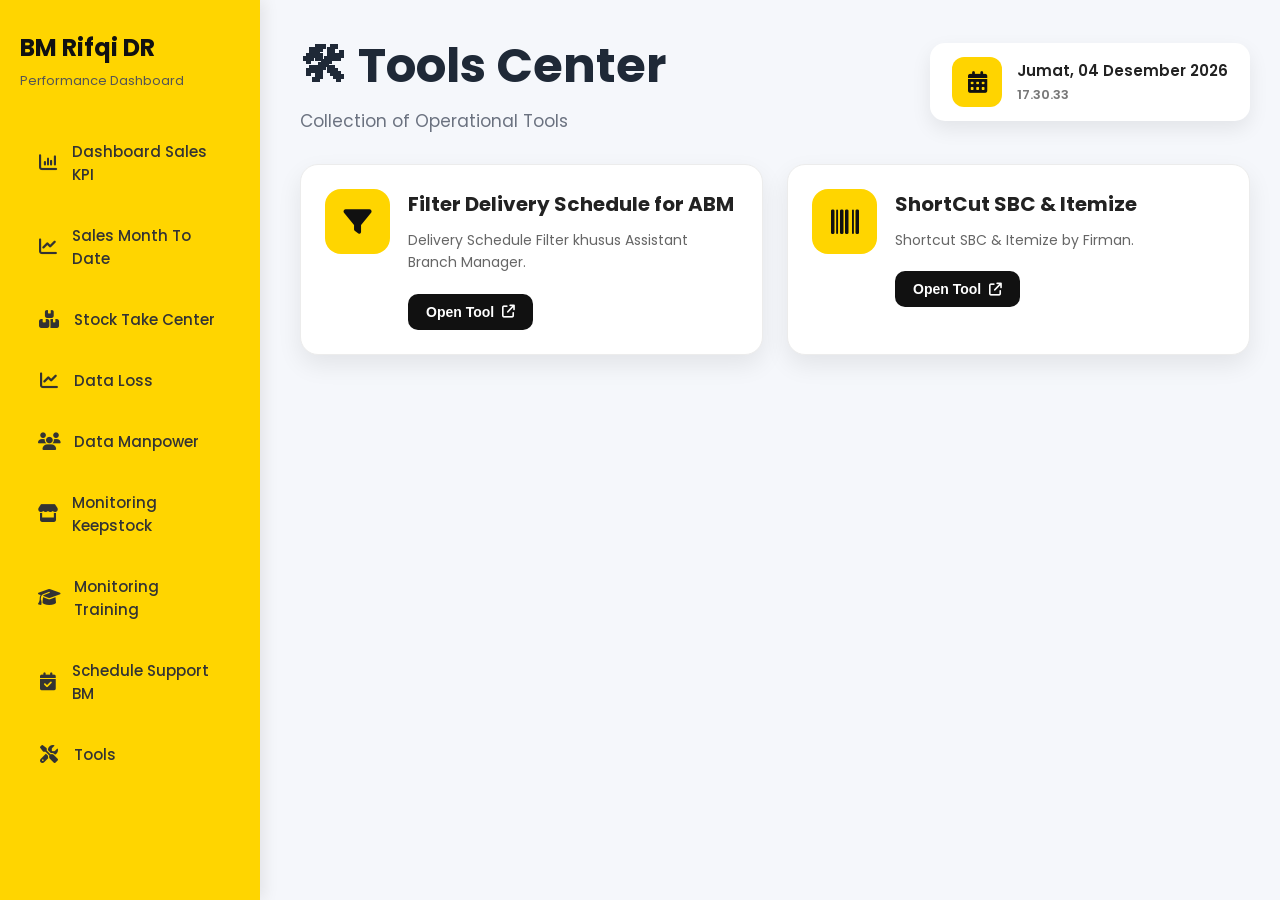
<file: tools.html>
<!DOCTYPE html>
<html lang="en">

<head>

<meta charset="UTF-8">
<meta name="viewport" content="width=device-width, initial-scale=1.0">

<title>Tools Center</title>
<link rel="icon" type="image/png" href="assets/icons/logo3.png?v=2">

<link rel="stylesheet" href="css/style.css">
<link rel="stylesheet" href="css/tools.css">

<link href="https://fonts.googleapis.com/css2?family=Poppins:wght@300;400;500;600;700&display=swap"
rel="stylesheet">

<link rel="stylesheet"
href="https://cdnjs.cloudflare.com/ajax/libs/font-awesome/6.5.2/css/all.min.css">

</head>

<body>

<!-- ===================================== -->
<!-- SIDEBAR -->
<!-- ===================================== -->

<div class="sidebar">

    <div class="logo">

        <h2>BM Rifqi DR</h2>

        <span>Performance Dashboard</span>

    </div>

    <ul>

        <li onclick="location.href='index.html'">

            <i class="fa-solid fa-chart-column"></i>

            Dashboard Sales KPI

        </li>


        <li onclick="location.href='mtd.html'">

            <i class="fa-solid fa-chart-line"></i>

            Sales Month To Date

        </li>


        <li onclick="location.href='stockloss.html'">

            <i class="fa-solid fa-boxes-stacked"></i>

            Stock Take Center

        </li>


        <li onclick="location.href='data-loss.html'">

            <i class="fa-solid fa-chart-line"></i>

            Data Loss

        </li>


        <li onclick="location.href='manpower.html'">

            <i class="fa-solid fa-users"></i>

            Data Manpower

        </li>


        <li onclick="location.href='keepstock.html'">

            <i class="fa-solid fa-store"></i>

            Monitoring Keepstock

        </li>


        <!-- MONITORING TRAINING -->

        <li onclick="location.href='training.html'">

            <i class="fa-solid fa-graduation-cap"></i>

            Monitoring Training

        </li>

                <!-- SCHEDULE SUPPORT -->

        <li onclick="location.href='schedule-support.html'">

            <i class="fa-solid fa-calendar-check"></i>

            Schedule Support BM

        </li>


        <li onclick="location.href='tools.html'">

            <i class="fa-solid fa-screwdriver-wrench"></i>

            Tools

        </li>

    </ul>

</div>

<!-- ===================================== -->
<!-- MAIN -->
<!-- ===================================== -->

<div class="main">

    <!-- HEADER -->

    <div class="header">

        <div>

            <h1>🛠 Tools Center</h1>

            <p>Collection of Operational Tools</p>

        </div>

        <div class="today">

            <div class="today-icon">

                <i class="fa-solid fa-calendar-days"></i>

            </div>

            <div class="today-info">

                <span id="todayDate"></span>

                <small id="todayTime"></small>

            </div>

        </div>

    </div>

    <!-- TOOLS -->

    <div class="tools-container">

        <div class="tool-card"
             onclick="window.open('https://rifqirachmat-blip.github.io/bmrifqitools/','_blank')">

            <div class="tool-icon">

                <i class="fa-solid fa-filter"></i>

            </div>

            <div class="tool-content">

                <h3>Filter Delivery Schedule for ABM</h3>

                <p>
                    Delivery Schedule Filter khusus Assistant Branch Manager.
                </p>

                <button class="tool-button">

                    Open Tool

                    <i class="fa-solid fa-arrow-up-right-from-square"></i>

                </button>

            </div>

        </div>

        <div class="tool-card"
             onclick="window.open('https://bdgtools.github.io/mrdiy/','_blank')">

            <div class="tool-icon">

                <i class="fa-solid fa-barcode"></i>

            </div>

            <div class="tool-content">

                <h3>ShortCut SBC & Itemize</h3>

                <p>
                    Shortcut SBC & Itemize by Firman.
                </p>

                <button class="tool-button">

                    Open Tool

                    <i class="fa-solid fa-arrow-up-right-from-square"></i>

                </button>

            </div>

        </div>

    </div>

</div>

<!-- ===================================== -->
<!-- LOADING -->
<!-- ===================================== -->

<div
id="loadingOverlay"
class="loading-overlay">

    <div class="loading-card">

        <div class="spinner"></div>

        <p>Kela euy...</p>

    </div>

</div>

<script>

function updateClock(){

    const now = new Date();

    document.getElementById("todayDate").innerHTML =
        now.toLocaleDateString("id-ID",{

            weekday:"long",
            day:"2-digit",
            month:"long",
            year:"numeric"

        });

    document.getElementById("todayTime").innerHTML =
        now.toLocaleTimeString("id-ID");

}

updateClock();

setInterval(updateClock,1000);

window.addEventListener("load",()=>{

    const loading =
    document.getElementById("loadingOverlay");

    loading.style.display="flex";

    setTimeout(()=>{

        loading.style.display="none";

    },600);

});

</script>

</body>
</html>
</file>
<file: css/style.css>
/* ==========================================
   RESET
========================================== */

*{
    margin:0;
    padding:0;
    box-sizing:border-box;
}

html{
    scroll-behavior:smooth;
}

body{

    font-family:'Poppins',sans-serif;
    background:#f5f6fa;
    color:#333;
    overflow-x:hidden;

}
/* ==========================================
   SIDEBAR
========================================== */

.sidebar{

    width:260px;

    height:100vh;

    position:fixed;

    top:0;
    left:0;

    background:#FFD500;

    padding:30px 20px;

    display:flex;
    flex-direction:column;

    box-shadow:4px 0 15px rgba(0,0,0,.08);

    z-index:999;

}

.logo{

    margin-bottom:35px;

}

.logo h2{

    font-size:24px;

    font-weight:700;

    color:#111;

}

.logo span{

    display:block;

    margin-top:6px;

    font-size:13px;

    color:#555;

}

.sidebar ul{

    list-style:none;

}

.sidebar ul li{

    display:flex;

    align-items:center;

    gap:14px;

    padding:14px 18px;

    margin-bottom:10px;

    border-radius:12px;

    cursor:pointer;

    font-size:15px;

    font-weight:500;

    color:#333;

    transition:.25s;

}

.sidebar ul li i{

    width:22px;

    text-align:center;

    font-size:18px;

}

.sidebar ul li:hover{

    background:#fff;

    transform:translateX(5px);

}

.sidebar ul li.active{

    background:#fff;

    font-weight:600;

    box-shadow:0 6px 15px rgba(0,0,0,.08);

}

/* ===========================
   MAIN
=========================== */

.main{

    margin-left:270px;

    width:calc(100% - 270px);

    padding:30px;

    background:#f5f7fb;

    min-height:100vh;

}

/* ===========================
   HEADER
=========================== */

.header{

    display:flex;

    justify-content:space-between;

    align-items:center;

    margin-bottom:22px;

}

.header h1{

    font-size:48px;

    font-weight:700;

    color:#1f2937;

}

.header p{

    margin-top:6px;

    color:#6b7280;

    font-size:17px;

}
.today{

    background:white;

    padding:14px 20px;

    border-radius:15px;

    box-shadow:0 8px 20px rgba(0,0,0,.08);

    font-size:15px;

    display:flex;

    align-items:center;

    gap:12px;

    font-weight:600;

}

.today i{

    color:#FFD400;

    font-size:22px;

}

/* ===========================
   FILTER
=========================== */

.filter-container{

    display:grid;

    grid-template-columns:repeat(6,1fr);

    gap:18px;

    margin-bottom:30px;

}

.filter-container select{

    padding:14px;

    border:none;

    outline:none;

    border-radius:12px;

    background:white;

    box-shadow:0 6px 15px rgba(0,0,0,.08);

    font-size:14px;

    cursor:pointer;

}

/* ===========================
   KPI
=========================== */

.cards{

    display:grid;

    grid-template-columns:repeat(4,1fr);

    gap:22px;

    margin-bottom:30px;

}

.card{

    background:white;

    padding:25px;

    border-radius:18px;

    box-shadow:0 8px 20px rgba(0,0,0,.08);

    transition:.3s;

}

.card:hover{

    transform:translateY(-5px);

}

.card h3{

    color:#777;

    font-size:15px;

    margin-bottom:15px;

}

.card h2{

    font-size:32px;

    color:#111;

}

/* ===========================
   CHART
=========================== */

.chart-section{

    width:100%;
    margin-bottom:30px;

}

.chart-box{

    width:100%;
    background:#fff;
    border-radius:18px;
    padding:25px;
    box-shadow:0 8px 20px rgba(0,0,0,.08);

}

.chart-box h3{

    margin-bottom:18px;
    font-size:18px;
    color:#222;

}

.chart-box canvas{

    width:100% !important;
    height:420px !important;

}
/* ===========================
   TABLE
=========================== */


.table-box{

    background:white;

    border-radius:18px;

    padding:25px;

    box-shadow:0 8px 20px rgba(0,0,0,.08);

    overflow:auto;

    margin-bottom:50px;

}

.table-box h3{

    margin-bottom:35px;

}

table{

    width:100%;

    border-collapse:collapse;

}

thead{
    position: sticky;
top: 0;
z-index: 10;

    background:#FFD400;

}

thead th{

    padding:14px;

    text-align:left;

    color:#111;

    font-size:14px;

}

tbody td{

    padding:12px;

    border-bottom:1px solid #eee;

    font-size:14px;

}

tbody tr:hover{

    background:#fff8d6;
    transition:.2s;

}
td:nth-child(5),
td:nth-child(6),
td:nth-child(7),
td:nth-child(8){

    text-align:right;

}

/* ===========================
   SCROLLBAR
=========================== */

::-webkit-scrollbar{

    width:10px;

    height:10px;

}

::-webkit-scrollbar-thumb{

    background:#FFD400;

    border-radius:10px;

}

/* ===========================
   RESPONSIVE
=========================== */

@media(max-width:1200px){

.filter-container{

grid-template-columns:repeat(3,1fr);

}

.cards{

grid-template-columns:repeat(2,1fr);

}

.chart-section{

grid-template-columns:1fr;

}

.ranking{

grid-template-columns:1fr;

}

}

@media(max-width:768px){

.sidebar{

width:80px;

padding:15px;

}

.logo span{

display:none;

}

.logo h2{

font-size:24px;

}

.sidebar ul li{

justify-content:center;

}

.sidebar ul li span{

display:none;

}

.main{

margin-left:270px;

width:calc(100% - 270px);

padding:30px;

overflow-x:hidden;

}

.filter-container{

grid-template-columns:1fr;

}

.cards{

grid-template-columns:1fr;

}

.header{

flex-direction:column;

align-items:flex-start;

gap:15px;

}

}
.today{

    background:white;

    padding:14px 22px;

    border-radius:15px;

    box-shadow:0 8px 20px rgba(0,0,0,.08);

    display:flex;

    align-items:center;

    gap:15px;

}

.today-icon{

    width:50px;

    height:50px;

    background:#FFD400;

    border-radius:12px;

    display:flex;

    justify-content:center;

    align-items:center;

}

.today-icon i{

    font-size:22px;

    color:#111;

}

.today-info{

    display:flex;

    flex-direction:column;

}

.today-info span{

    font-size:15px;

    font-weight:600;

    color:#222;

}

.today-info small{

    margin-top:3px;

    color:#777;

    font-size:13px;

}
#detailTable td:nth-child(5),
#detailTable td:nth-child(6),
#detailTable td:nth-child(7),
#detailTable td:nth-child(8){
    text-align:right;
}
#detailTable tr:nth-child(even){
    background:#fafafa;
}

#detailTable tr:hover{
    background:#fff7cc;
}
/* ===========================
   FILTER
=========================== */

.filter-grid{
    display:grid;
    grid-template-columns:repeat(6,1fr);
    gap:18px;
    margin-bottom:25px;
}

.filter-item{
    display:flex;
    flex-direction:column;
}

.filter-item label{
    font-size:13px;
    font-weight:600;
    color:#666;
    margin-bottom:6px;
}

.filter-item select{
    height:40px;
    border:1px solid #dcdcdc;
    border-radius:8px;
    padding:0 10px;
    font-size:14px;
    background:white;
}

.filter-item select:focus{
    outline:none;
    border-color:#2563eb;
    box-shadow:0 0 0 3px rgba(37,99,235,.15);
}
@media(max-width:1200px){

    .filter-grid{

        grid-template-columns:repeat(3,1fr);

    }

}

@media(max-width:768px){

    .filter-grid{

        grid-template-columns:1fr;

    }

}   
/* ===========================================
   MTD DASHBOARD
=========================================== */

.mtd-kpi{

    display:grid;

    grid-template-columns:repeat(4,1fr);

    gap:22px;

    margin-bottom:32px;

}

.mtd-card{

    background:#fff;

    border-radius:18px;

    padding:22px;

    height:170px;

    box-shadow:0 6px 20px rgba(0,0,0,.08);

    transition:.25s;

}

.mtd-card:hover{

    transform:translateY(-4px);

    box-shadow:0 12px 25px rgba(0,0,0,.12);

}
.mtd-card span{

    color:#6b7280;

    font-size:15px;

}
.mtd-card h2{

    margin-top:16px;

    font-size:42px;

    font-weight:700;

    color:#111827;

}
.section-title{

    margin:35px 0 20px;

    font-size:28px;

    font-weight:700;

}

.store-grid{

    display:grid;

    grid-template-columns:repeat(auto-fill,minmax(360px,1fr));

    gap:22px;

    margin-bottom:35px;

}

.store-card{

    position:relative;

    background:#fff;

    border-radius:18px;

    padding:22px;

    box-shadow:0 8px 25px rgba(0,0,0,.08);

    transition:.25s;

    overflow:hidden;

}
.store-card::before{

    content:"";

    position:absolute;

    top:0;

    left:0;

    width:100%;

    height:6px;

    background:var(--cardColor,#1976d2);

}

.store-card:hover{

    transform:translateY(-5px);

}

.store-title{

    display:flex;

    justify-content:space-between;

    align-items:center;

    margin-bottom:15px;

}

.store-title h3{

    font-size:24px;

}

.store-sales{

    font-size:26px;

    font-weight:700;

    color:#1976d2;

    margin:18px 0;

}

.progress{

    width:100%;

    height:10px;

    background:#eceff4;

    border-radius:20px;

    overflow:hidden;

    margin:14px 0;

}

.progress-bar{

    height:100%;

    border-radius:20px;

}

.info-grid{

    display:grid;

    grid-template-columns:repeat(2,1fr);

    gap:12px;

    margin-top:20px;

}

.info-box{

    background:#f8fafc;

    border-radius:12px;

    padding:12px;

    text-align:center;

}

.info-box small{

    display:block;

    color:#888;

    margin-bottom:5px;

}

.info-box b{

    font-size:15px;

    color:#222;

}

.badge{

    display:inline-block;

    padding:7px 14px;

    border-radius:30px;

    font-size:13px;

    font-weight:600;

    color:#fff;

}

.level1{

    background:#22c55e;

}

.level2{

    background:#3b82f6;

}

.level3{

    background:#9333ea;

}

.notyet{

    background:#ef4444;

}

.ranking-grid{

    display:grid;

    grid-template-columns:1fr 1fr;

    gap:20px;

    margin-top:15px;

    margin-bottom:35px;

}

.ranking-card{

    background:#fff;

    border-radius:18px;

    padding:22px;

    box-shadow:0 5px 20px rgba(0,0,0,.08);

}
.store-card.level1{

    border-left:8px solid #22c55e;

}

.store-card.level2{

    border-left:8px solid #3b82f6;

}

.store-card.level3{

    border-left:8px solid #9333ea;

}

.store-card.notyet{

    border-left:8px solid #ef4444;

}
.status-good{

    background:#3b82f6;

}

.status-watch{

    background:#f59e0b;

}

.status-critical{

    background:#ef4444;

}

.status-track{

    background:#16a34a;

}
.table-box tbody tr{

    transition:.2s;

}

.table-box tbody tr:hover{

    background:#fff8cc;   /* Kuning lembut */

    cursor:pointer;

    transition:.25s;

}
/* ===========================
   TABLE HOVER
=========================== */

.table-box tbody tr{

    transition:.25s;

}

.table-box tbody tr:hover{

    background:#fff8d6;

    transition:.2s;

}

/* ===========================
   ACHIEVEMENT
=========================== */

.achievement-badge{

    display:inline-block;

    padding:6px 12px;

    border-radius:30px;

    color:#fff;

    font-weight:600;

    min-width:65px;

}

/* ===========================
   REMARKS
=========================== */

.remark-badge{

    display:inline-block;

    padding:6px 12px;

    border-radius:30px;

    color:white;

    font-size:13px;

    font-weight:600;

}

.remark-good{

    background:#22c55e;

}

.remark-watch{

    background:#f59e0b;

}

.remark-danger{

    background:#ef4444;

}
/* ==========================
   TARGET LEVEL COLOR
========================== */

.lv1-header{

    background:#dcfce7 !important;
    color:#166534;

}

.lv2-header{

    background:#fef3c7 !important;
    color:#92400e;

}

.lv3-header{

    background:#fed7aa !important;
    color:#9a3412;

}

.lv4-header{

    background:#fecaca !important;
    color:#991b1b;

}
.lv1-cell{

    background:#f0fdf4;

}

.lv2-cell{

    background:#fffbeb;

}

.lv3-cell{

    background:#fff7ed;

}

.lv4-cell{

    background:#fef2f2;

}
.lv1-cell{

    background:#f0fdf4;
    color:#166534;
    font-weight:600;

}

.lv2-cell{

    background:#fefce8;
    color:#a16207;
    font-weight:600;

}

.lv3-cell{

    background:#fff7ed;
    color:#c2410c;
    font-weight:600;

}

.lv4-cell{

    background:#fef2f2;
    color:#b91c1c;
    font-weight:700;

}
/* ===================================
   TODAY RANKING
=================================== */

.ranking-grid{

    display:grid;

    grid-template-columns:1fr 1fr;

    gap:20px;

    margin:30px 0;

}

.ranking-card{

    background:#fff;

    border-radius:18px;

    padding:20px;

    box-shadow:0 8px 20px rgba(0,0,0,.08);

}

.ranking-card h3{

    margin-bottom:18px;

    color:#1f2937;

    font-size:20px;

}

.rank-item{

    display:flex;

    justify-content:space-between;

    align-items:center;

    padding:12px 15px;

    border-radius:10px;

    margin-bottom:10px;

    background:#f8fafc;

    transition:.2s;

}

.rank-item:hover{

    background:#fff3bf;

}

.rank-store{

    display:flex;

    align-items:center;

    gap:10px;

    font-weight:600;

}

.rank-value{

    font-weight:700;

}
/* ===========================================
   FIX & IMPROVEMENT UNTUK MTD DASHBOARD
=========================================== */

/* 1. Merapikan Section Title & Subtitle */
.main h2 {
    font-size: 28px;
    font-weight: 700;
    color: #111;
    margin-top: 25px;
    margin-bottom: 5px;
}

.main p.subtitle {
    color: #777;
    margin-bottom: 20px;
    font-size: 14px;
}

/* 2. Memastikan Grid MTD KPI Tampil Pas 4 Kolom */
.mtd-kpi {
    display: grid;
    grid-template-columns: repeat(auto-fit, minmax(220px, 1fr));
    gap: 20px;
    margin-bottom: 35px;
}

/* 3. Merapikan Container Store Performance & Today's Ranking */
.store-grid, 
.ranking-grid {
    display: grid;
    grid-template-columns: repeat(auto-fit, minmax(300px, 1fr));
    gap: 20px;
    margin-bottom: 30px;
}

/* 4. Fix Tampilan Card Store Performance */
.store-card {
    background: #ffffff;
    border-radius: 16px;
    padding: 20px;
    box-shadow: 0 8px 20px rgba(0,0,0,.06);
    display: flex;
    flex-direction: column;
    justify-content: space-between;
}

/* 5. Merapikan Tampilan Progress Bar & Multi-color Bar */
.progress-container {
    width: 100%;
    margin-top: 15px;
}

.stacked-bar {
    display: flex;
    height: 16px;
    width: 100%;
    border-radius: 8px;
    overflow: hidden;
    background: #e5e7eb;
    margin-top: 10px;
}

.stacked-bar .bar-segment {
    height: 100%;
    transition: width 0.4s ease;
}

/* 6. Penyesuaian Flex Layout pada Header Ranking Card */
.ranking-card h3 {
    display: flex;
    align-items: center;
    gap: 8px;
    font-size: 18px;
    font-weight: 700;
    margin-bottom: 15px;
}
/* ===========================================
   STORE PERFORMANCE CARD
=========================================== */

.store-title{

    display:flex;

    justify-content:space-between;

    align-items:center;

    margin-bottom:15px;

}

.store-title h3{

    margin:0;

    font-size:20px;

    font-weight:700;

    color:#1f2937;

}

.store-sales{

    font-size:28px;

    font-weight:700;

    color:#1976d2;

    margin-bottom:18px;

}

.progress{

    width:100%;

    height:10px;

    background:#e5e7eb;

    border-radius:30px;

    overflow:hidden;

    margin-bottom:12px;

}

.progress-bar{

    height:100%;

    border-radius:30px;

    transition:.4s;

}

.achievement-text{

    font-size:18px;

    font-weight:700;

    margin-bottom:18px;

}

.info-grid{

    display:grid;

    grid-template-columns:repeat(2,1fr);

    gap:12px;

}

.info-box{

    background:#f8fafc;

    border-radius:10px;

    padding:12px;

    border:1px solid #edf2f7;

}

.info-box small{

    display:block;

    color:#6b7280;

    font-size:12px;

    margin-bottom:5px;

}

.info-box b{

    font-size:15px;

    color:#111827;

}

.badge{

    background:#1976d2;

    color:#fff;

    padding:6px 12px;

    border-radius:30px;

    font-size:12px;

    font-weight:600;

}

.store-card{

    background:#fff;

    border-radius:18px;

    padding:22px;

    box-shadow:0 8px 22px rgba(0,0,0,.08);

    transition:.25s;

}

.store-card:hover{

    transform:translateY(-5px);

    box-shadow:0 14px 30px rgba(0,0,0,.12);

}
.kpi-icon{

    width:55px;

    height:55px;

    border-radius:14px;

    background:#1976d2;

    display:flex;

    justify-content:center;

    align-items:center;

    color:#fff;

    font-size:24px;

    margin-bottom:10px;

}
.rank-item{

    display:flex;

    justify-content:space-between;

    align-items:center;

    padding:14px 0;

    border-bottom:1px solid #eee;

}

.rank-left{

    display:flex;

    align-items:center;

    gap:14px;

}

.medal{

    font-size:24px;

}

.rank-left b{

    display:block;

    font-size:15px;

}

.rank-left small{

    color:#888;

}

.rank-value{

    font-size:18px;

    font-weight:700;

    color:#22c55e;

}

.rank-value.red{

    color:#ef4444;

}
.store-header{

    display:flex;

    justify-content:space-between;

    align-items:center;

    margin-bottom:10px;

}

.store-header h3{

    font-size:22px;

    font-weight:700;

    color:#111827;

}

.store-sales{

    font-size:32px;

    font-weight:700;

    color:#1565c0;

    margin:16px 0;

    letter-spacing:.5px;

}

.achievement-text{

    font-size:22px;

    font-weight:700;

    text-align:right;

    margin-top:8px;

}

.progress{

    width:100%;

    height:12px;

    background:#edf2f7;

    border-radius:30px;

    overflow:hidden;

    margin-top:15px;

}

.progress-bar{

    height:100%;

    border-radius:30px;

}

.badge{

    padding:7px 16px;

    border-radius:999px;

    color:white;

    font-size:12px;

    font-weight:700;

    letter-spacing:.3px;

}
.store-card:hover{

    transform:translateY(-8px);

    box-shadow:0 18px 35px rgba(0,0,0,.15);

}
.achievement-badge{

    display:inline-block;

    padding:8px 18px;

    border-radius:999px;

    color:white;

    font-weight:700;

    font-size:15px;

    min-width:90px;

    text-align:center;

    box-shadow:0 4px 10px rgba(0,0,0,.15);

}
/* ========================= */
/* INCENTIVE BADGE */
/* ========================= */

.level1,
.level2,
.level3,
.level4,
.levelHadeuh,
.levelDefault{

    display:inline-block;

    padding:8px 18px;

    border-radius:999px;

    color:#fff;

    font-weight:700;

    min-width:90px;

    text-align:center;

    font-size:13px;

    transition:.3s;

}

/* Level 1 */

.level1{

    background:linear-gradient(135deg,#3b82f6,#2563eb);

}

/* Level 2 */

.level2{

    background:linear-gradient(135deg,#10b981,#059669);

}

/* Level 3 */

.level3{

    background:linear-gradient(135deg,#f59e0b,#d97706);

}

/* Level 4 */

.level4{

    background:linear-gradient(135deg,#8b5cf6,#6d28d9);

}

/* Hadeuh */

.levelHadeuh{

    background:linear-gradient(135deg,#ef4444,#b91c1c);

}

/* Default */

.levelDefault{

    background:#64748b;

}
@media(max-width:768px){

    .header h1{
        font-size:28px;
    }

    .header p{
        font-size:14px;
    }

}
@media(max-width:768px){

    .filter-container{
        grid-template-columns:1fr;
        gap:12px;
    }

    .filter-container select{
        width:100%;
    }

    .filter-grid{
        grid-template-columns:1fr;
        gap:12px;
    }

    .filter-item select{
        width:100%;
    }

}
.loading-overlay{

    position:fixed;

    inset:0;

    background:rgba(255,255,255,.75);

    backdrop-filter:blur(2px);

    display:none;

    justify-content:center;

    align-items:center;

    z-index:99999;

}

.loading-card{

    background:white;

    padding:28px 40px;

    border-radius:18px;

    box-shadow:0 15px 35px rgba(0,0,0,.15);

    text-align:center;

}

.spinner{

    width:48px;

    height:48px;

    border:5px solid #eee;

    border-top:5px solid  #FFD500;

    border-radius:50%;

    animation:spin .8s linear infinite;

    margin:auto;

    margin-bottom:15px;

}

@keyframes spin{

    to{

        transform:rotate(360deg);

    }

}
/* =========================================================
   ACHIEVEMENT BADGE
========================================================= */

.achievement-cell {
    text-align: center;
    white-space: nowrap;
}


/* BASE BADGE */

.achievement-badge {

    display: inline-flex;

    align-items: center;
    justify-content: center;

    min-width: 82px;

    padding: 5px 12px;

    border-radius: 999px;

    font-size: 11px;

    font-weight: 700;

    line-height: 1.2;

    white-space: nowrap;

    border: 1px solid transparent;

}


/* =========================================================
   FAILURE
========================================================= */

.achievement-failure {

    background: #fee2e2;

    color: #b91c1c;

    border-color: #fecaca;

}


/* =========================================================
   LEVEL 1
========================================================= */

.achievement-level-1 {

    background: #fff7ed;

    color: #c2410c;

    border-color: #fed7aa;

}


/* =========================================================
   LEVEL 2
========================================================= */

.achievement-level-2 {

    background: #fefce8;

    color: #a16207;

    border-color: #fde68a;

}


/* =========================================================
   LEVEL 3
========================================================= */

.achievement-level-3 {

    background: #ecfdf5;

    color: #047857;

    border-color: #a7f3d0;

}


/* =========================================================
   LEVEL 4
========================================================= */

.achievement-level-4 {

    background: #eff6ff;

    color: #1d4ed8;

    border-color: #bfdbfe;

}


/* =========================================================
   UNKNOWN / EMPTY
========================================================= */

.achievement-unknown {

    background: #f3f4f6;

    color: #6b7280;

    border-color: #e5e7eb;

}
</file>
<file: css/data-loss.css>
/* ==========================================
   SEARCH
========================================== */

.search-box{

    position:relative;
    max-width:450px;
    margin:25px 0;

}

.search-box input{

    width:100%;
    padding:14px 18px;
    border:none;
    border-radius:14px;
    background:#fff;
    font-size:15px;
    font-family:"Poppins",sans-serif;
    box-shadow:0 4px 15px rgba(0,0,0,.08);
    transition:.25s;

}

.search-box input:focus{

    outline:none;
    box-shadow:0 0 0 3px rgba(255,213,0,.35);

}

/* ==========================================
   DROPDOWN
========================================== */

.suggestion-box{

    position:absolute;
    width:100%;
    left:0;
    top:100%;
    margin-top:6px;

    background:#fff;

    border-radius:14px;

    overflow:hidden;

    display:none;

    z-index:999;

    box-shadow:0 8px 20px rgba(0,0,0,.15);

}

.suggestion-item{

    padding:12px 16px;

    cursor:pointer;

    transition:.2s;

}

.suggestion-item:hover{

    background:#FFD500;

}

/* ==========================================
   CONTENT
========================================== */

#lossContent{

    background:#fff;

    border-radius:20px;

    padding:25px;

    min-height:500px;

    overflow-x:auto;

    box-shadow:0 8px 20px rgba(0,0,0,.08);

}

.empty-box{

    padding:70px;

    text-align:center;

    color:#777;

    font-size:15px;

}

/* ==========================================
   TABLE
========================================== */

.table-box{

    overflow:auto;

}

.stock-table{

    width:max-content;

    min-width:1100px;

    border-collapse:collapse;

}

.stock-table thead{

    position:sticky;

    top:0;

    z-index:5;

}

.stock-table th{

    background:#FFD500;

    color:#111;

    padding:14px;

    font-size:14px;

    text-align:left;

    white-space:nowrap;

}

.stock-table td{

    padding:12px;

    font-size:14px;

    border-bottom:1px solid #eee;

    white-space:nowrap;

}

.stock-table tbody tr:nth-child(even){

    background:#fafafa;

}

.stock-table tbody tr:hover{

    background:#fff8d6;

}

/* ==========================================
   TOTAL
========================================== */

.total-row{

    background:#FFF7CC !important;

    font-weight:700;

}

.total-row td{

    border-top:2px solid #FFD500;

}

/* ==========================================
   LOADING
========================================== */

.loading-overlay{

    position:fixed;

    inset:0;

    background:rgba(255,255,255,.82);

    display:none;

    justify-content:center;

    align-items:center;

    z-index:99999;

}

.loading-card{

    width:180px;

    background:#fff;

    padding:24px;

    border-radius:18px;

    text-align:center;

    box-shadow:0 10px 30px rgba(0,0,0,.15);

}

.loading-card p{

    margin-top:16px;

    font-size:15px;

    font-weight:600;

}

.spinner{

    width:46px;

    height:46px;

    margin:auto;

    border:4px solid #eee;

    border-top:4px solid #FFD500;

    border-radius:50%;

    animation:spin .8s linear infinite;

}

@keyframes spin{

    to{

        transform:rotate(360deg);

    }

}

/* ==========================================
   MOBILE
========================================== */

@media screen and (max-width:768px){

.search-box{

    max-width:100%;

}

#lossContent{

    padding:15px;

}

.stock-table{

    min-width:1000px;

}

}
/* ==========================================
   FILTER HEADER
========================================== */

.header-filter{

    display:flex;
    flex-direction:column;
    gap:6px;

}

.header-filter span{

    font-weight:600;
    color:#111;
    font-size:13px;

}

.column-filter{

    width:100%;
    min-width:120px;

    padding:6px 10px;

    border:1px solid #ddd;
    border-radius:8px;

    background:#fff;

    font-size:12px;

    font-family:Poppins,sans-serif;

    cursor:pointer;

    transition:.2s;

}

.column-filter:hover{

    border-color:#FFD500;

}

.column-filter:focus{

    outline:none;

    border-color:#FFD500;

    box-shadow:0 0 0 3px rgba(255,213,0,.2);

}

/* Header tetap rapi */

.stock-table thead th{

    vertical-align:top;

    background:#FFD500;

    position:sticky;

    top:0;

    z-index:5;

}

/* Responsive */

@media(max-width:768px){

    .column-filter{

        min-width:100px;

        font-size:11px;

    }

}
</file>
<file: css/keepstock.css>
/* ==========================================
   HEADER
========================================== */

.header{

    display:flex;
    justify-content:space-between;
    align-items:center;
    margin-bottom:25px;

}

.header h1{

    font-size:34px;
    margin-bottom:5px;

}

.header p{

    color:#666;
    font-size:15px;

}

/* ==========================================
   TODAY
========================================== */

.today{

    display:flex;
    align-items:center;
    gap:12px;

    background:#fff;

    padding:12px 18px;

    border-radius:14px;

    box-shadow:0 4px 15px rgba(0,0,0,.08);

}

.today-icon{

    width:45px;
    height:45px;

    border-radius:50%;

    background:#FFD500;

    display:flex;
    justify-content:center;
    align-items:center;

    font-size:20px;
    color:#111;

}

.today-info{

    display:flex;
    flex-direction:column;

}

.today-info span{

    font-size:14px;
    font-weight:600;

}

.today-info small{

    font-size:12px;
    color:#666;

}

/* ==========================================
   KPI
========================================== */

.cards{

    display:grid;
    grid-template-columns:repeat(4,1fr);
    gap:18px;

    margin-bottom:25px;

}

.card{

    background:#fff;

    border-radius:18px;

    padding:20px;

    box-shadow:0 8px 20px rgba(0,0,0,.08);

}

.card small{

    color:#777;
    font-size:13px;

}

.card h2{

    margin-top:8px;
    font-size:34px;
    color:#111;

}

/* ==========================================
   SEARCH
========================================== */

.search-box{

    margin-bottom:20px;

}

.search-box input{

    width:420px;
    max-width:100%;

    padding:14px 18px;

    border:1px solid #ddd;

    border-radius:14px;

    background:#fff;

    font-size:15px;

    transition:.25s;

}

.search-box input:focus{

    outline:none;

    border-color:#FFD500;

    box-shadow:0 0 0 4px rgba(255,213,0,.2);

}

/* ==========================================
   TABLE
========================================== */

.table-box{

    background:#fff;

    border-radius:18px;

    padding:20px;

    box-shadow:0 8px 20px rgba(0,0,0,.08);

    overflow-x:auto;

}

.stock-table{

    width:max-content;
    min-width:1300px;

    border-collapse:collapse;

}

.stock-table thead{

    position:sticky;

    top:0;

    background:#FFD500;

    z-index:10;

}

.stock-table th{

    padding:14px;

    text-align:left;

    color:#111;

    font-size:14px;

    white-space:nowrap;

}

.stock-table td{

    padding:13px;

    border-bottom:1px solid #eee;

    font-size:14px;

    white-space:nowrap;

}

.stock-table tbody tr:hover{

    background:#FFF8D6;

}

/* ==========================================
   BADGE
========================================== */

.badge-ok{

    width:28px;
    height:28px;

    display:inline-flex;
    justify-content:center;
    align-items:center;

    border-radius:50%;

    background:#16a34a;

    color:#fff;

    font-size:13px;

}

.badge-danger{

    display:inline-flex;
    justify-content:center;
    align-items:center;

    min-width:28px;
    height:28px;

    padding:0 10px;

    border-radius:999px;

    background:#dc2626;

    color:#fff;

    font-weight:700;

    font-size:12px;

}

.badge-meet{

    background:#16a34a;

    color:#fff;

    padding:6px 14px;

    border-radius:999px;

    font-size:12px;

    font-weight:600;

}

.badge-nope{

    background:#dc2626;

    color:#fff;

    padding:6px 14px;

    border-radius:999px;

    font-size:12px;

    font-weight:600;

}

/* ==========================================
   LOADING
========================================== */

.loading-overlay{

    position:fixed;

    inset:0;

    background:rgba(255,255,255,.8);

    display:none;

    justify-content:center;
    align-items:center;

    z-index:9999;

}

.loading-card{

    background:#fff;

    padding:30px 40px;

    border-radius:18px;

    box-shadow:0 10px 30px rgba(0,0,0,.15);

    text-align:center;

}

.spinner{

    width:48px;
    height:48px;

    margin:auto;

    border:5px solid #eee;
    border-top:5px solid #FFD500;

    border-radius:50%;

    animation:spin .8s linear infinite;

}

.loading-card p{

    margin-top:15px;

    font-size:15px;

    color:#666;

    font-weight:600;

}

@keyframes spin{

    to{

        transform:rotate(360deg);

    }

}

/* ==========================================
   RESPONSIVE
========================================== */

@media(max-width:768px){

.cards{

    grid-template-columns:1fr;

}

.header{

    flex-direction:column;
    align-items:flex-start;
    gap:15px;

}

.search-box input{

    width:100%;

}

.table-box{

    padding:15px;

}

.stock-table{

    min-width:1200px;

}

}
/* ==========================================
   BADGES
========================================== */

.badge-ok{

    display:inline-flex;
    align-items:center;
    justify-content:center;

    width:28px;
    height:28px;

    border-radius:50%;

    background:#16a34a;

    color:#fff;

    font-size:14px;

}

.badge-danger{

    display:inline-block;

    min-width:34px;

    text-align:center;

    background:#dc2626;

    color:#fff;

    padding:5px 10px;

    border-radius:999px;

    font-weight:600;

    font-size:12px;

}

.badge-meet{

    background:#16a34a;

    color:#fff;

    padding:6px 14px;

    border-radius:999px;

    font-size:12px;

    font-weight:600;

}

.badge-nope{

    background:#dc2626;

    color:#fff;

    padding:6px 14px;

    border-radius:999px;

    font-size:12px;

    font-weight:600;

}
/* ==========================================
   LAST UPDATE
========================================== */

.last-update{

    display:flex;

    flex-direction:column;

    line-height:1.2;

}

.update-date{

    font-weight:600;

    color:#222;

}

.update-day{

    font-size:11px;

    font-weight:600;

    margin-top:4px;

}
/* =========================================================
   HEADER ACTIONS
========================================================= */

.header-actions {

    display: flex;

    align-items: center;

    gap: 16px;

}


/* =========================================================
   COPY REPORT BUTTON
========================================================= */

.btn-copy-report {

    border: none;

    background: #25D366;

    color: #ffffff;

    padding: 12px 18px;

    border-radius: 10px;

    font-family: Poppins, sans-serif;

    font-size: 13px;

    font-weight: 600;

    cursor: pointer;

    display: flex;

    align-items: center;

    gap: 8px;

    transition: all 0.2s ease;

}


.btn-copy-report:hover {

    transform: translateY(-2px);

    box-shadow:
        0 5px 15px rgba(
            37,
            211,
            102,
            0.25
        );

}


.btn-copy-report:active {

    transform: scale(0.97);

}


/* =========================================================
   MOBILE
========================================================= */

@media(max-width:768px){

    .header-actions {

        width: 100%;

        flex-direction: column;

        align-items: stretch;

        gap: 10px;

    }

    .btn-copy-report {

        width: 100%;

        justify-content: center;

    }

}
</file>
<file: css/manpower.css>
/* ==========================================
   SEARCH
========================================== */

.search-box{

    width:100%;

    position:relative;

    margin:25px 0;

}

.search-box input{

    width:100%;

    box-sizing:border-box;

    padding:16px 20px;

    border:2px solid #e5e7eb;

    border-radius:14px;

    font-size:16px;

    background:#fff;

    outline:none;

    transition:.25s;

}

.search-box input:focus{

    border-color:#FFD500;

    box-shadow:0 0 0 4px rgba(255,213,0,.15);

}

/* ==========================================
   SUGGESTION
========================================== */

.suggestion-box{

    position:absolute;

    top:100%;

    left:0;

    width:100%;

    box-sizing:border-box;

    background:#fff;

    border-radius:14px;

    box-shadow:0 10px 25px rgba(0,0,0,.12);

    margin-top:6px;

    display:none;

    z-index:999;

    overflow:hidden;

    max-height:280px;

    overflow-y:auto;

}

.suggestion-item{

    padding:14px 18px;

    cursor:pointer;

    transition:.2s;

    font-size:14px;

}

.suggestion-item:hover{

    background:#FFD500;

}

/* ==========================================
   TABLE
========================================== */

.table-box{

    background:#fff;

    border-radius:18px;

    padding:22px;

    box-shadow:0 8px 20px rgba(0,0,0,.08);

    overflow:auto;

}

.stock-table{

    width:100%;

    border-collapse:collapse;

    min-width:1200px;

}

.stock-table thead{

    background:#FFD500;

    position:sticky;

    top:0;

    z-index:5;

}

.stock-table th{

    padding:14px;

    text-align:left;

    color:#111;

    font-size:14px;

    white-space:nowrap;

}

.stock-table td{

    padding:13px;

    border-bottom:1px solid #ececec;

    font-size:14px;

    white-space:nowrap;

}

.stock-table tbody tr:hover{

    background:#FFF8D5;

}

/* ==========================================
   BADGE
========================================== */

.badge-green{

    background:#16a34a;

    color:#fff;

    padding:6px 12px;

    border-radius:20px;

    font-size:12px;

    font-weight:600;

}

.badge-orange{

    background:#f59e0b;

    color:#fff;

    padding:6px 12px;

    border-radius:20px;

    font-size:12px;

    font-weight:600;

}

.badge-red{

    background:#dc2626;

    color:#fff;

    padding:6px 12px;

    border-radius:20px;

    font-size:12px;

    font-weight:600;

}

/* ==========================================
   KPI CARD
========================================== */

.cards{

    display:grid;

    grid-template-columns:repeat(4,1fr);

    gap:18px;

    margin-bottom:25px;

}

.card{

    background:#fff;

    border-radius:18px;

    padding:22px;

    box-shadow:0 8px 18px rgba(0,0,0,.08);

    transition:.25s;

}

.card:hover{

    transform:translateY(-3px);

}

.card small{

    display:block;

    color:#777;

    font-size:13px;

    margin-bottom:10px;

}

.card h2{

    margin:0;

    font-size:34px;

    font-weight:700;

    color:#111;

}

/* ==========================================
   LOADING
========================================== */

.loading-overlay{

    position:fixed;

    inset:0;

    background:rgba(255,255,255,.85);

    display:none;

    justify-content:center;

    align-items:center;

    z-index:99999;

}

.loading-card{

    background:#fff;

    padding:35px 45px;

    border-radius:18px;

    box-shadow:0 10px 30px rgba(0,0,0,.15);

    text-align:center;

}

.spinner{

    width:50px;

    height:50px;

    border:5px solid #eee;

    border-top:5px solid #FFD500;

    border-radius:50%;

    animation:spin .8s linear infinite;

    margin:auto;

}

.loading-card p{

    margin-top:18px;

    font-weight:600;

    color:#666;

}

@keyframes spin{

    100%{

        transform:rotate(360deg);

    }

}

/* ==========================================
   MOBILE
========================================== */

@media(max-width:768px){

.cards{

    grid-template-columns:1fr;

}

.stock-table{

    min-width:1100px;

}

.search-box input{

    font-size:15px;

}

}
.badge-permanent{

    background:#2563eb;
    color:#fff;
    padding:6px 12px;
    border-radius:20px;
    font-size:12px;
    font-weight:600;

}

.badge-green{

    background:#16a34a;
    color:#fff;
    padding:6px 12px;
    border-radius:20px;
    font-size:12px;
    font-weight:600;

}

.badge-yellow{

    background:#facc15;
    color:#222;
    padding:6px 12px;
    border-radius:20px;
    font-size:12px;
    font-weight:600;

}

.badge-orange{

    background:#fb923c;
    color:#fff;
    padding:6px 12px;
    border-radius:20px;
    font-size:12px;
    font-weight:600;

}

.badge-red{

    background:#dc2626;
    color:#fff;
    padding:6px 12px;
    border-radius:20px;
    font-size:12px;
    font-weight:600;

}
</file>
<file: css/schedule-support.css>
/* =========================================================
   SCHEDULE SUPPORT BM
   FULL CSS
   Sidebar TIDAK DISENTUH
========================================================= */


/* =========================================================
   PAGE BASE
========================================================= */

.main {
    min-height: 100vh;
    padding: 28px 30px 40px;

    background: #f4f6fa;

    color: #172033;

    overflow-x: hidden;
}


/* =========================================================
   HEADER
========================================================= */

.header {
    display: flex;

    align-items: flex-start;

    justify-content: space-between;

    gap: 25px;

    margin-bottom: 24px;
}


.header > div:first-child {
    min-width: 0;
}


.header h1 {
    margin: 0;

    font-size: 38px;

    line-height: 1.15;

    font-weight: 700;

    color: #111827;

    letter-spacing: -1px;
}


.header p {
    margin: 8px 0 0;

    font-size: 15px;

    color: #64748b;

    font-weight: 400;
}


/* =========================================================
   TODAY BOX - HEADER
========================================================= */

.today {
    flex-shrink: 0;

    min-width: 235px;

    display: flex;

    align-items: center;

    gap: 13px;

    padding: 12px 16px;

    background: #ffffff;

    border: 1px solid #e5e7eb;

    border-radius: 15px;

    box-shadow: 0 6px 20px rgba(15,23,42,.06);
}


.today-icon {
    width: 48px;

    height: 48px;

    min-width: 48px;

    display: flex;

    align-items: center;

    justify-content: center;

    border-radius: 12px;

    background: #ffd400;
}


.today-icon i {
    font-size: 22px;

    color: #111827;
}


.today-info {
    display: flex;

    flex-direction: column;

    gap: 3px;
}


.today-info span {
    font-size: 14px;

    font-weight: 700;

    color: #111827;

    white-space: nowrap;
}


.today-info small {
    font-size: 11px;

    color: #64748b;
}


/* =========================================================
   MONTH FILTER
========================================================= */

.schedule-filter {
    width: 100%;

    min-height: 82px;

    display: flex;

    align-items: center;

    gap: 14px;

    padding: 15px 18px;

    margin-bottom: 18px;

    background: #ffffff;

    border: 1px solid #e5e7eb;

    border-radius: 16px;

    box-shadow: 0 5px 18px rgba(15,23,42,.05);

    box-sizing: border-box;
}


/* Hide old arrows */

.nav-month-btn {
    display: none !important;
}


/* =========================================================
   CURRENT MONTH
========================================================= */

.current-month {
    display: flex;

    align-items: center;

    gap: 12px;

    min-width: 220px;
}


.current-month > i {
    width: 48px;

    height: 48px;

    display: flex;

    align-items: center;

    justify-content: center;

    border-radius: 12px;

    background: #ffd400;

    color: #111827;

    font-size: 21px;
}


.current-month > div {
    display: flex;

    flex-direction: column;

    gap: 3px;
}


.current-month strong {
    font-size: 20px;

    font-weight: 700;

    color: #111827;

    line-height: 1.2;
}


.current-month small {
    font-size: 11px;

    color: #64748b;
}


/* =========================================================
   TODAY BUTTON
========================================================= */

.today-btn {
    height: 46px;

    display: inline-flex;

    align-items: center;

    justify-content: center;

    gap: 8px;

    padding: 0 18px;

    border: none;

    border-radius: 11px;

    background: #111827;

    color: #ffffff;

    font-family: 'Poppins', sans-serif;

    font-size: 13px;

    font-weight: 600;

    cursor: pointer;

    transition: .2s ease;
}


.today-btn:hover {
    background: #ffd400;

    color: #111827;

    transform: translateY(-1px);
}


/* =========================================================
   SEARCH
========================================================= */

.schedule-search {
    height: 46px;

    min-width: 245px;

    margin-left: auto;

    display: flex;

    align-items: center;

    gap: 9px;

    padding: 0 14px;

    background: #f8fafc;

    border: 1px solid #dfe4ea;

    border-radius: 11px;

    box-sizing: border-box;
}


.schedule-search i {
    color: #64748b;

    font-size: 14px;
}


.schedule-search input {
    width: 100%;

    border: none;

    outline: none;

    background: transparent;

    font-family: 'Poppins', sans-serif;

    font-size: 12px;

    color: #111827;
}


.schedule-search input::placeholder {
    color: #94a3b8;
}


/* =========================================================
   KPI CONTAINER
========================================================= */

.schedule-kpi {
    width: 100%;

    display: grid;

    grid-template-columns:
        repeat(6, minmax(0, 1fr));

    gap: 14px;

    margin-bottom: 22px;

    box-sizing: border-box;
}


/* =========================================================
   KPI CARD
========================================================= */

.schedule-kpi-card {
    min-width: 0;

    width: 100%;

    min-height: 205px;

    padding: 15px;

    box-sizing: border-box;

    background: #ffffff;

    border: 1px solid #e5e7eb;

    border-radius: 15px;

    box-shadow:
        0 5px 18px rgba(15,23,42,.06);

    overflow: hidden;
}


/* =========================================================
   KPI HEADER
========================================================= */

.kpi-card-header {
    display: flex;

    align-items: center;

    gap: 9px;

    margin-bottom: 13px;
}


.schedule-kpi-icon {
    width: 37px;

    height: 37px;

    min-width: 37px;

    display: flex;

    align-items: center;

    justify-content: center;

    border-radius: 10px;

    background: #ffd400;
}


.schedule-kpi-icon i {
    font-size: 16px;

    color: #111827;
}


.kpi-card-header h3 {
    margin: 0;

    font-size: 15px;

    line-height: 1.15;

    font-weight: 700;

    color: #111827;
}


.kpi-card-header span {
    display: block;

    margin-top: 3px;

    font-size: 10px;

    line-height: 1.2;

    color: #64748b;
}


/* =========================================================
   KPI ROW
========================================================= */

.summary-row {
    display: flex;

    align-items: center;

    min-height: 32px;

    padding: 5px 0;

    border-bottom: 1px solid #edf0f3;

    box-sizing: border-box;
}


.summary-row:last-of-type {
    border-bottom: none;
}


.summary-row > span {
    font-size: 10px;

    color: #475569;

    white-space: nowrap;
}


.summary-row strong {
    margin-left: auto;

    font-size: 18px;

    line-height: 1;

    font-weight: 700;

    color: #1455c0;
}


.summary-row small {
    margin-left: 4px;

    font-size: 8px;

    color: #94a3b8;

    white-space: nowrap;
}


/* =========================================================
   KPI COLORS
========================================================= */

.work-color {
    color: #1455c0 !important;
}


.leave-color {
    color: #dc2626 !important;
}


.visit-color {
    color: #15803d !important;
}


/* =========================================================
   TOTAL DAYS
========================================================= */

.summary-total {
    display: flex;

    align-items: center;

    padding-top: 10px;
}


.summary-total span {
    font-size: 10px;

    font-weight: 700;

    color: #111827;
}


.summary-total strong {
    margin-left: auto;

    font-size: 18px;

    font-weight: 700;

    color: #111827;
}


.summary-total small {
    margin-left: 4px;

    font-size: 8px;

    color: #94a3b8;
}


/* =========================================================
   TODAY SUPPORT SECTION
========================================================= */

.today-support-section,
.schedule-section,
.store-summary-section {
    width: 100%;

    padding: 20px;

    margin-bottom: 20px;

    background: #ffffff;

    border: 1px solid #e5e7eb;

    border-radius: 17px;

    box-shadow:
        0 5px 18px rgba(15,23,42,.05);

    box-sizing: border-box;
}


/* =========================================================
   SECTION HEADER
========================================================= */

.section-title {
    display: flex;

    align-items: center;

    justify-content: space-between;

    gap: 15px;

    margin-bottom: 16px;
}


.section-title > div:first-child {
    min-width: 0;
}


.section-title h2 {
    display: flex;

    align-items: center;

    gap: 9px;

    margin: 0;

    font-size: 20px;

    line-height: 1.2;

    font-weight: 700;

    color: #111827;
}


.section-title h2 i {
    color: #111827;

    font-size: 18px;
}


.section-title p {
    margin: 5px 0 0;

    font-size: 11px;

    color: #64748b;
}


/* =========================================================
   STATUS / COUNT
========================================================= */

.today-status,
.schedule-count {
    flex-shrink: 0;

    padding: 7px 11px;

    border-radius: 9px;

    background: #eef4ff;

    color: #174ea6;

    font-size: 10px;

    font-weight: 600;
}


.today-status {
    background: #eaf8ec;

    color: #15803d;
}


/* =========================================================
   TODAY SUPPORT GRID
========================================================= */

.today-support-grid {
    display: grid;

    grid-template-columns:
        repeat(5, minmax(0, 1fr));

    gap: 10px;

    width: 100%;
}


/* =========================================================
   TODAY SUPPORT CARD
========================================================= */

.support-card {
    min-width: 0;

    min-height: 115px;

    padding: 14px;

    background: #ffffff;

    border: 1px solid #e3e7ed;

    border-radius: 13px;

    display: flex;

    flex-direction: column;

    justify-content: center;

    align-items: flex-start;

    box-sizing: border-box;

    transition: .2s ease;
}


.support-card:hover {
    transform: translateY(-2px);

    box-shadow:
        0 7px 18px rgba(15,23,42,.08);
}


/* BM NAME */

.support-bm {
    display: flex;

    align-items: center;

    gap: 6px;

    margin-bottom: 8px;

    font-size: 10px;

    font-weight: 600;

    color: #475569;
}


.support-bm i {
    font-size: 10px;

    color: #111827;
}


/* =========================================================
   STORE BADGE
========================================================= */

.support-store,
.schedule-store,
.store-summary-card > span {

    display: inline-flex;

    align-items: center;

    justify-content: center;

    width: fit-content;

    padding: 5px 12px;

    border-radius: 999px;

    font-size: 14px;

    line-height: 1;

    font-weight: 700;

    letter-spacing: .2px;

    box-sizing: border-box;
}


/* =========================================================
   SUPPORT LABEL
========================================================= */

.support-label {
    display: inline-flex;

    align-items: center;

    justify-content: center;

    margin-top: 9px;

    padding: 4px 9px;

    border-radius: 999px;

    background: #fff1b8;

    color: #7a5b00;

    font-size: 8px;

    font-weight: 600;
}


/* =========================================================
   STORE COLORS
========================================================= */

/* BDIP - BIRU TUA */
.store-blue {
    background: #e8efff !important;
    color: #1746a2 !important;
    border: 1px solid #8eabeb !important;
}


/* KINN - HIJAU */
.store-green {
    background: #e8f7ed !important;
    color: #16803c !important;
    border: 1px solid #91cda4 !important;
}


/* XBTU - KUNING */
.store-orange {
    background: #fff7d6 !important;
    color: #a67c00 !important;
    border: 1px solid #e5c85c !important;
}


/* XKPT - COKLAT */
.store-purple {
    background: #f3e8dc !important;
    color: #8b5a2b !important;
    border: 1px solid #c9a987 !important;
}


/* FTCT - ORANGE */
.store-cyan {
    background: #fff0df !important;
    color: #e87500 !important;
    border: 1px solid #f3b66d !important;
}


/* MRIM - UNGU */
.store-red {
    background: #f1e7ff !important;
    color: #7227b8 !important;
    border: 1px solid #c49be8 !important;
}


/* MIKO - BIRU MUDA */
.store-pink {
    background: #e4f5fb !important;
    color: #1684a5 !important;
    border: 1px solid #8ccddd !important;
}


/* =========================================================
   DO / AL - MERAH
========================================================= */

.leave-store {
    background: #ffe8e8 !important;
    color: #dc2626 !important;
    border: 1px solid #f1a5a5 !important;
}

/* =========================================================
   EMPTY
========================================================= */

.support-empty {
    min-height: 100px;

    display: flex;

    flex-direction: column;

    align-items: center;

    justify-content: center;

    gap: 7px;

    grid-column: 1 / -1;

    color: #94a3b8;
}


.support-empty i {
    font-size: 24px;
}


.support-empty strong {
    font-size: 12px;

    color: #64748b;
}


/* =========================================================
   SCHEDULE TABLE WRAPPER
========================================================= */

.schedule-table-wrapper {
    width: 100%;

    max-height: 460px;

    overflow: auto;

    border: 1px solid #dfe4ea;

    border-radius: 12px;

    box-sizing: border-box;
}


/* =========================================================
   TABLE
========================================================= */

.schedule-table {
    width: 100%;

    min-width: 760px;

    border-collapse: separate;

    border-spacing: 0;

    table-layout: fixed;

    font-family: 'Poppins', sans-serif;
}


/* =========================================================
   TABLE HEADER - FREEZE
========================================================= */

.schedule-table thead th {
    position: sticky;

    top: 0;

    z-index: 10;

    height: 42px;

    padding: 8px 10px;

    background: #f3f4f6;

    color: #111827;

    border-bottom: 1px solid #d9dee5;

    border-right: 1px solid #e1e5ea;

    font-size: 10px;

    font-weight: 700;

    text-align: center;

    white-space: nowrap;
}


.schedule-table thead th:first-child {
    width: 115px;
}


.schedule-table thead th:nth-child(2) {
    width: 65px;
}


.schedule-table thead th:last-child {
    border-right: none;
}


/* =========================================================
   TABLE BODY
========================================================= */

.schedule-table tbody td {
    height: 40px;

    padding: 6px 8px;

    background: #ffffff;

    border-bottom: 1px solid #edf0f3;

    border-right: 1px solid #edf0f3;

    font-size: 10px;

    text-align: center;

    color: #334155;

    box-sizing: border-box;
}


.schedule-table tbody tr:last-child td {
    border-bottom: none;
}


.schedule-table tbody td:last-child {
    border-right: none;
}


.schedule-table tbody tr:hover td {
    background: #f8fafc;
}


/* DATE */

.schedule-table .date-cell {
    font-weight: 600;

    color: #334155;

    white-space: nowrap;
}


/* DAY */

.schedule-table .day-cell {
    color: #64748b;

    font-weight: 500;
}


/* STORE BADGE IN TABLE */

.schedule-table .schedule-store {
    min-width: 55px;

    padding: 5px 10px;

    font-size: 10px;

    border-radius: 999px;
}


/* =========================================================
   LOADING
========================================================= */

.loading-cell {
    height: 150px !important;

    text-align: center !important;

    color: #64748b;
}


.loading-card {
    display: flex;

    flex-direction: column;

    align-items: center;

    justify-content: center;

    gap: 9px;
}


.loading-card p {
    margin: 0;

    font-size: 11px;

    color: #64748b;
}


.spinner {
    width: 27px;

    height: 27px;

    border: 3px solid #e5e7eb;

    border-top-color: #111827;

    border-radius: 50%;

    animation:
        scheduleSpin .8s linear infinite;
}


@keyframes scheduleSpin {

    to {
        transform: rotate(360deg);
    }

}


/* =========================================================
   STORE SUMMARY GRID
========================================================= */

.store-summary-grid {
    display: grid;

    grid-template-columns:
        repeat(7, minmax(0, 1fr));

    gap: 12px;

    width: 100%;
}


/* =========================================================
   STORE SUMMARY CARD
========================================================= */

.store-summary-card {
    min-width: 0;

    min-height: 115px;

    padding: 14px;

    display: flex;

    flex-direction: column;

    align-items: center;

    justify-content: center;

    gap: 6px;

    background: #ffffff;

    border: 1px solid #e1e6ec;

    border-radius: 13px;

    box-sizing: border-box;

    text-align: center;
}


.store-summary-card > span {
    font-size: 13px;

    padding: 5px 13px;
}


.store-summary-card strong {
    font-size: 26px;

    line-height: 1;

    font-weight: 700;

    color: #111827;
}


.store-summary-card small {
    font-size: 9px;

    color: #64748b;
}


/* =========================================================
   SCROLLBAR
========================================================= */

.schedule-table-wrapper::-webkit-scrollbar {
    width: 7px;

    height: 7px;
}


.schedule-table-wrapper::-webkit-scrollbar-track {
    background: #f1f3f5;
}


.schedule-table-wrapper::-webkit-scrollbar-thumb {
    background: #cbd5e1;

    border-radius: 999px;
}


.schedule-table-wrapper::-webkit-scrollbar-thumb:hover {
    background: #94a3b8;
}


/* =========================================================
   LARGE DESKTOP
========================================================= */

@media (min-width: 1400px) {

    .main {
        padding-left: 28px;

        padding-right: 28px;
    }

    .schedule-kpi {
        grid-template-columns:
            repeat(6, minmax(0, 1fr));
    }

    .today-support-grid {
        grid-template-columns:
            repeat(5, minmax(0, 1fr));
    }

    .store-summary-grid {
        grid-template-columns:
            repeat(7, minmax(0, 1fr));
    }

}


/* =========================================================
   NORMAL DESKTOP
========================================================= */

@media (min-width: 1100px) and (max-width: 1399px) {

    .schedule-kpi {
        grid-template-columns:
            repeat(6, minmax(0, 1fr));

        gap: 10px;
    }

    .schedule-kpi-card {
        padding: 13px;
    }

    .kpi-card-header h3 {
        font-size: 14px;
    }

    .kpi-card-header span {
        font-size: 9px;
    }

    .summary-row > span {
        font-size: 9px;
    }

    .summary-row strong {
        font-size: 16px;
    }

    .today-support-grid {
        grid-template-columns:
            repeat(5, minmax(0, 1fr));
    }

    .store-summary-grid {
        grid-template-columns:
            repeat(5, minmax(0, 1fr));
    }

}


/* =========================================================
   TABLET / SMALL DESKTOP
========================================================= */

@media (min-width: 769px) and (max-width: 1099px) {

    .header {
        align-items: flex-start;
    }

    .header h1 {
        font-size: 31px;
    }

    .today {
        min-width: 200px;
    }

    .schedule-filter {
        flex-wrap: wrap;
    }

    .schedule-search {
        min-width: 220px;
    }

    .schedule-kpi {
        grid-template-columns:
            repeat(3, minmax(0, 1fr));
    }

    .today-support-grid {
        grid-template-columns:
            repeat(3, minmax(0, 1fr));
    }

    .store-summary-grid {
        grid-template-columns:
            repeat(4, minmax(0, 1fr));
    }

}


/* =========================================================
   MOBILE
========================================================= */

@media (max-width: 768px) {

    .main {
        padding: 18px 14px 30px;
    }


    .header {
        flex-direction: column;

        gap: 15px;
    }


    .header h1 {
        font-size: 27px;

        letter-spacing: -.5px;
    }


    .header p {
        font-size: 12px;
    }


    .today {
        width: 100%;

        min-width: 0;

        box-sizing: border-box;
    }


    .schedule-filter {
        flex-wrap: wrap;

        padding: 13px;

        gap: 10px;
    }


    .current-month {
        width: 100%;
    }


    .schedule-search {
        width: 100%;

        min-width: 0;

        margin-left: 0;
    }


    .today-btn {
        flex: 1;
    }


    .schedule-kpi {
        grid-template-columns:
            repeat(2, minmax(0, 1fr));

        gap: 10px;
    }


    .schedule-kpi-card {
        min-height: 190px;

        padding: 13px;
    }


    .today-support-section,
    .schedule-section,
    .store-summary-section {
        padding: 14px;

        border-radius: 14px;
    }


    .section-title {
        align-items: flex-start;

        flex-direction: column;
    }


    .section-title h2 {
        font-size: 17px;
    }


    .today-status,
    .schedule-count {
        align-self: flex-start;
    }


    .today-support-grid {
        grid-template-columns:
            repeat(2, minmax(0, 1fr));
    }


    .store-summary-grid {
        grid-template-columns:
            repeat(2, minmax(0, 1fr));
    }

}


/* =========================================================
   SMALL MOBILE
========================================================= */

@media (max-width: 480px) {

    .schedule-kpi {
        grid-template-columns: 1fr;
    }


    .today-support-grid {
        grid-template-columns: 1fr;
    }


    .store-summary-grid {
        grid-template-columns:
            repeat(2, minmax(0, 1fr));
    }


    .header h1 {
        font-size: 24px;
    }


    .current-month strong {
        font-size: 17px;
    }


    .schedule-kpi-card {
        min-height: auto;
    }


    .support-card {
        min-height: 105px;
    }

}
</file>
<file: css/stockloss.css>
/* ==========================================
   STOCK TAKE CENTER
========================================== */

.tab-menu{

    display:flex;

    gap:15px;

    flex-wrap:wrap;

    margin-bottom:25px;

}

.tab-btn{

    border:none;

    background:#e5e7eb;

    color:#374151;

    padding:12px 22px;

    border-radius:12px;

    cursor:pointer;

    font-size:15px;

    font-weight:600;

    transition:.25s;

}

.tab-btn:hover{

    background:#FFD400;

    color:#111;

}

.tab-btn.active{

    background:#FFD400;

    color:#111;

}


/* ==========================================
   SEARCH
========================================== */

/* ==========================================
   CONTENT
========================================== */

#tabContent{

    background:#fff;

    border-radius:20px;

    padding:25px;

    box-shadow:0 8px 20px rgba(0,0,0,.08);

    min-height:500px;
    overflow-x:auto;

}


/* ==========================================
   TABLE
========================================== */

.stock-table{
    width:max-content;
    min-width:1200px;
    border-collapse:collapse;
}

.stock-table thead{

    position:sticky;

    top:0;

    z-index:5;

    background:#FFD400;

}

.stock-table th{

    padding:14px;

    text-align:left;

    font-size:14px;

    color:#111;

}

.stock-table td{

    padding:13px;

    border-bottom:1px solid #eee;

    font-size:14px;

}

.stock-table tbody tr:hover{

    background:#fff8d6;

}


/* ==========================================
   BADGE
========================================== */

.status-pass{

    background:#16a34a;

    color:#fff;

    padding:6px 14px;

    border-radius:999px;

    font-size:12px;

    font-weight:700;

}

.status-review{

    background:#f59e0b;

    color:#fff;

    padding:6px 14px;

    border-radius:999px;

    font-size:12px;

    font-weight:700;

}

.status-failed{

    background:#dc2626;

    color:#fff;

    padding:6px 14px;

    border-radius:999px;

    font-size:12px;

    font-weight:700;

}



/* ==========================================
   MAIN TAB MENU
========================================== */

.main-tab-menu{

    display:flex;
    gap:18px;
    margin:20px 0 25px;

}

.main-tab-btn{

    flex:1;

    display:flex;
    align-items:center;
    justify-content:center;
    gap:12px;

    padding:15px 20px;

    background:#fff;

    border:none;

    border-radius:14px;

    cursor:pointer;

    font-size:15px;

    font-weight:600;

    color:#555;

    transition:.25s;

    box-shadow:0 4px 15px rgba(0,0,0,.08);

}

.main-tab-btn i{

    font-size:20px;

}

.main-tab-btn:hover{

    transform:translateY(-2px);

    box-shadow:0 8px 20px rgba(0,0,0,.12);

}

.main-tab-btn.active{

    background:#FFD500;

    color:#111;

}

.main-tab-btn.active i{

    color:#111;

}





.store-info{

    display:flex;
    gap:40px;
    flex-wrap:wrap;

    margin-bottom:20px;

    padding:15px 20px;

    background:#f8fafc;

    border-radius:12px;

}

.store-info p{

    margin:0;

    font-size:14px;

}
/* ===================================================
   MOBILE RESPONSIVE
===================================================*/
@media screen and (max-width:768px){

/* Sidebar */
.sidebar{
    width:70px;
}

.sidebar .logo h2,
.sidebar .logo span{
    display:none;
}

.sidebar ul li{
    justify-content:center;
    padding:18px 0;
    font-size:0;
}

.sidebar ul li i{
    font-size:20px;
    margin:0;
}

/* Main */

.main{
    margin-left:70px;
    width:calc(100% - 70px);
    padding:15px;
    overflow-x:hidden;
}

/* Header */

.header{
    display:flex;
    flex-direction:column;
    align-items:flex-start;
    gap:15px;
}

.header h1{
    font-size:32px;
}

/* KPI */

.cards{
    display:grid;
    grid-template-columns:1fr;
    gap:12px;
}

/* Main Menu */

.main-tab-menu{
    display:flex;
    flex-direction:column;
    gap:10px;
}

.main-tab-btn{
    width:100%;
}

/* Sub Menu */

.tab-menu{
    display:flex;
    flex-wrap:nowrap;
    overflow-x:auto;
    gap:10px;
    padding-bottom:5px;
}

.tab-btn{
    flex:none;
    white-space:nowrap;
}

/* Search */


/* Store Info */

.store-info{
    display:flex;
    flex-direction:column;
    gap:8px;
}

/* Table */

#tabContent{
    padding:15px;
    overflow-x:auto;
}

.stock-table{
    min-width:1200px;
}

}
.total-row{

    background:#FFF7CC;
    font-weight:700;

}

.total-row td{

    border-top:2px solid #FFD500;

}
.back-btn{

    background:#FFD500;

    color:#111;

    border:none;

    padding:10px 18px;

    border-radius:10px;

    font-size:14px;

    font-weight:600;

    cursor:pointer;

    transition:.2s;

}

.back-btn:hover{

    background:#e6bf00;

    transform:translateY(-1px);

}
/* ==========================================
   LOADING
========================================== */

.loading-overlay{

    position:fixed;

    inset:0;

    background:rgba(255,255,255,.85);

    display:none;

    justify-content:center;

    align-items:center;

    z-index:99999;

}

.loading-box{

    background:#fff;

    padding:30px 45px;

    border-radius:18px;

    box-shadow:0 10px 30px rgba(0,0,0,.15);

    text-align:center;

}

.loading-box p{

    margin-top:18px;

    font-size:15px;

    font-weight:600;

    color:#555;

}

.loader{

    width:50px;

    height:50px;

    border:5px solid #eee;

    border-top:5px solid #FFD500;

    border-radius:50%;

    animation:spin .8s linear infinite;

    margin:auto;

}

@keyframes spin{

    100%{

        transform:rotate(360deg);

    }

}
.total-row{

    background:#f2f2f2;

    font-weight:bold;

}
.badge-complete{

    background:#16a34a;
    color:#fff;
    padding:6px 12px;
    border-radius:20px;
    font-size:12px;
    font-weight:600;

}

.badge-warning{

    background:#facc15;
    color:#222;
    padding:6px 12px;
    border-radius:20px;
    font-size:12px;
    font-weight:600;

}

.badge-danger{

    background:#dc2626;
    color:#fff;
    padding:6px 12px;
    border-radius:20px;
    font-size:12px;
    font-weight:600;

}

.badge-today{

    background:#2563eb;
    color:#fff;
    padding:6px 12px;
    border-radius:20px;
    font-size:12px;
    font-weight:600;

}
</file>
<file: css/tools.css>
/* ==========================================
   TOOLS PAGE
========================================== */

.tools-container{

    display:grid;

    grid-template-columns:repeat(auto-fit,minmax(340px,1fr));

    gap:24px;

    margin-top:30px;

}

/* ==========================================
   TOOL CARD
========================================== */

.tool-card{

    background:#fff;

    border-radius:18px;

    padding:24px;

    display:flex;

    gap:18px;

    align-items:flex-start;

    box-shadow:0 10px 25px rgba(0,0,0,.08);

    cursor:pointer;

    transition:.25s ease;

    border:1px solid #ececec;

}

.tool-card:hover{

    transform:translateY(-5px);

    box-shadow:0 18px 35px rgba(0,0,0,.15);

}

/* ==========================================
   ICON
========================================== */

.tool-icon{

    width:65px;

    height:65px;

    border-radius:16px;

    background:#FFD500;

    display:flex;

    align-items:center;

    justify-content:center;

    flex-shrink:0;

}

.tool-icon i{

    font-size:28px;

    color:#111;

}

/* ==========================================
   CONTENT
========================================== */

.tool-content{

    flex:1;

}

.tool-content h3{

    margin:0;

    font-size:20px;

    font-weight:700;

    color:#222;

}

.tool-content p{

    margin:10px 0 20px;

    color:#666;

    line-height:1.6;

    font-size:14px;

}

/* ==========================================
   BUTTON
========================================== */

.tool-button{

    display:inline-flex;

    align-items:center;

    gap:8px;

    background:#111;

    color:#fff;

    border:none;

    padding:10px 18px;

    border-radius:10px;

    font-size:14px;

    font-weight:600;

    cursor:pointer;

    transition:.25s;

}

.tool-button:hover{

    background:#FFD500;

    color:#111;

}

.tool-button i{

    font-size:13px;

}

/* ==========================================
   RESPONSIVE
========================================== */

@media(max-width:768px){

.tools-container{

    grid-template-columns:1fr;

}

.tool-card{

    flex-direction:column;

    align-items:center;

    text-align:center;

}

.tool-content{

    width:100%;

}

.tool-button{

    width:100%;

    justify-content:center;

}

}
</file>
